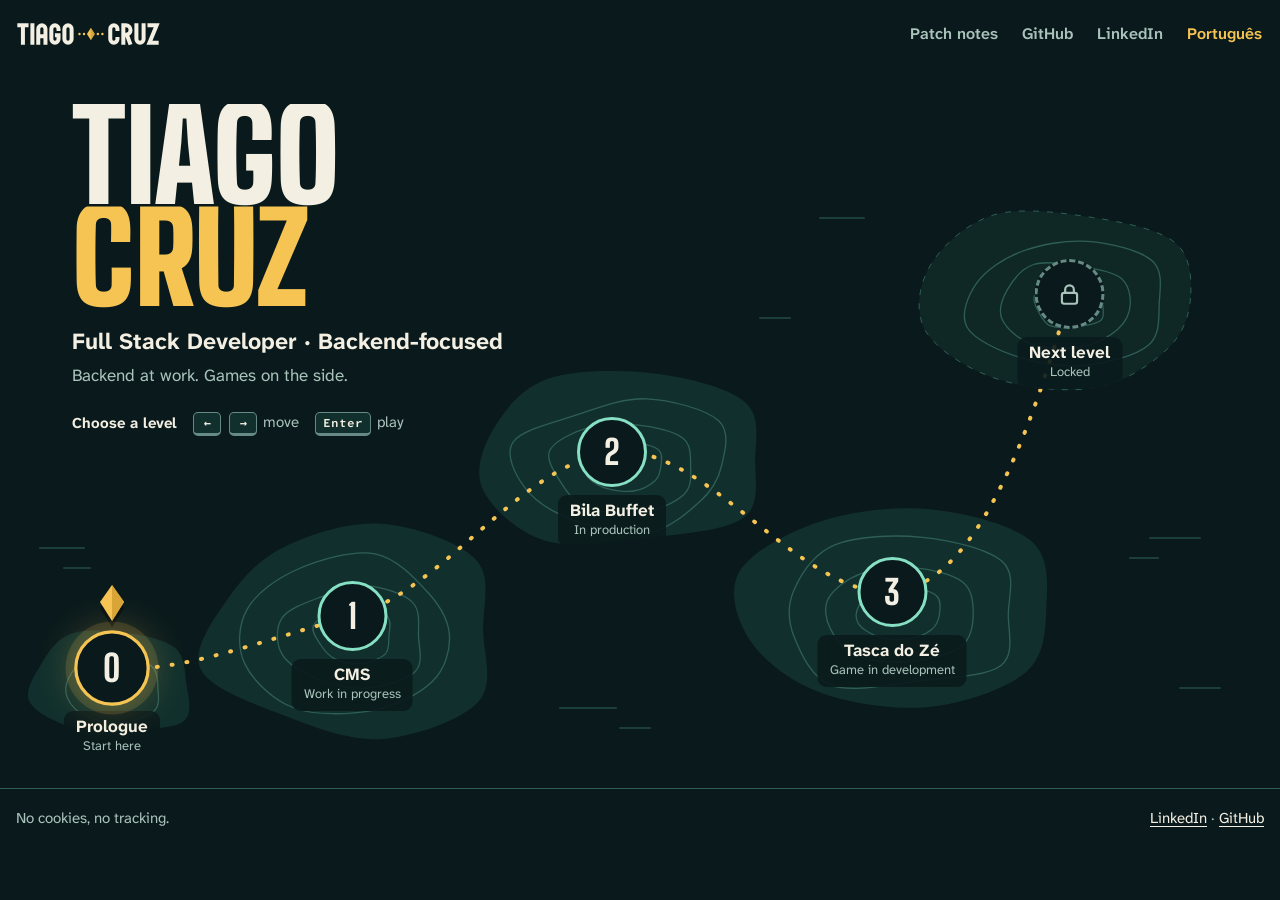
<file: index.html>
<!doctype html>
<html lang="en">
<head>
<meta charset="utf-8">
<meta name="viewport" content="width=device-width, initial-scale=1, viewport-fit=cover">
<title>Tiago Cruz — Full Stack Developer · Backend-focused</title>
<meta name="description" content="Tiago Cruz, Full Stack Developer, backend-focused. Pick a level: a Symfony CMS you can try to break into, a restaurant website in production and a mobile game in development.">
<meta property="og:type" content="website">
<meta property="og:locale" content="en_GB">
<meta property="og:url" content="https://tiagocruz1224.github.io/">
<meta property="og:title" content="Tiago Cruz — Full Stack Developer · Backend-focused">
<meta property="og:description" content="Tiago Cruz, Full Stack Developer, backend-focused. Pick a level: a Symfony CMS you can try to break into, a restaurant website in production and a mobile game in development.">
<meta property="og:image" content="https://tiagocruz1224.github.io/assets/og-image.png">
<meta property="og:image:width" content="1200">
<meta property="og:image:height" content="630">
<meta property="og:image:alt" content="Tiago Cruz, Full Stack Developer · Backend-focused, over a map with a dotted route between four islands.">
<meta name="twitter:card" content="summary_large_image">
<meta name="twitter:title" content="Tiago Cruz — Full Stack Developer · Backend-focused">
<meta name="twitter:description" content="Tiago Cruz, Full Stack Developer, backend-focused. Pick a level: a Symfony CMS you can try to break into, a restaurant website in production and a mobile game in development.">
<meta name="twitter:image" content="https://tiagocruz1224.github.io/assets/og-image.png">
<meta name="twitter:image:alt" content="Tiago Cruz, Full Stack Developer · Backend-focused, over a map with a dotted route between four islands.">
<link rel="canonical" href="https://tiagocruz1224.github.io/">
<link rel="alternate" hreflang="en" href="https://tiagocruz1224.github.io/">
<link rel="alternate" hreflang="pt-PT" href="https://tiagocruz1224.github.io/pt/">
<link rel="alternate" hreflang="x-default" href="https://tiagocruz1224.github.io/">
<link rel="icon" href="assets/favicon-32.png" sizes="32x32" type="image/png">
<link rel="icon" href="assets/favicon-16.png" sizes="16x16" type="image/png">
<link rel="icon" href="assets/favicon.svg" type="image/svg+xml">
<script>try { if (localStorage.getItem('lang') === 'pt') location.replace('pt/' + location.hash); } catch (e) {}</script>
<link rel="stylesheet" href="assets/site.css">
<script src="assets/site.js" defer></script>
</head>
<body>
<div class="app" id="app">
<header class="bar gut wide">
  <a class="brand" href="#top" aria-label="Tiago Cruz"><svg viewBox="50 50 1080.0 180" aria-hidden="true"><path d="M60 75H144M102 75V220M173 60V220M217 220V102A27 27 0 0 1 271 102V220M217 156H271M369 118V102A27 27 0 0 0 315 102V178A27 27 0 0 0 369 178V149.6H342M413 102V178A27 27 0 0 0 467 178V102A27 27 0 0 0 413 102Z" fill="none" stroke="#f3efe2" stroke-width="30" stroke-linecap="butt" stroke-linejoin="miter"/><circle cx="526" cy="140" r="9" fill="#f6c453"/><circle cx="560" cy="140" r="9" fill="#f6c453"/><path d="M612 94L582 140L612 186Z" fill="#f6c453"/><path d="M612 94L642 140L612 186Z" fill="#d9a536"/><circle cx="664" cy="140" r="9" fill="#f6c453"/><circle cx="698" cy="140" r="9" fill="#f6c453"/><path d="M811 118V102A27 27 0 0 0 757 102V178A27 27 0 0 0 811 178V162M855 220V75H873.3A35.7 35.7 0 0 1 873.3 146.4H855M882 146.4L909 220M953 60V178A27 27 0 0 0 1007 178V60M1036 75H1105L1051 205H1120" fill="none" stroke="#f3efe2" stroke-width="30" stroke-linecap="butt" stroke-linejoin="miter"/></svg></a>
  <nav aria-label="Main">
    <button class="navlink" type="button" data-open="notes">Patch notes</button>
    <a class="navlink" href="https://github.com/TiagoCruz1224">GitHub</a>
    <a class="navlink" href="https://www.linkedin.com/in/tiagocruz1224/">LinkedIn</a>
    <a class="navlink lang" href="pt/" hreflang="pt-PT" lang="pt-PT">Português</a>
  </nav>
</header>

<main id="top">
  <section class="world" aria-labelledby="who">
    <svg class="terrain" viewBox="0 0 1280 720" preserveAspectRatio="xMidYMid meet" aria-hidden="true">
      <defs><mask id="route-reveal" maskUnits="userSpaceOnUse" x="0" y="0" width="1280" height="720"><path class="route-mask" pathLength="1" d="M112 600 C 180 606, 262 572, 352 548 S 520 396, 612 384 S 800 530, 892 524 S 1040 330, 1070 226"/></mask></defs>
      <path class="wave" d="M40 480 h44 M64 500 h26 M560 640 h56 M620 660 h30 M1150 470 h50 M1130 490 h28 M820 150 h44 M760 250 h30 M1180 620 h40"/>
<path class="land" d="M186.1 614.0 C187.5 626.2 193.9 645.2 183.7 653.2 C173.5 661.1 143.6 660.8 124.9 661.8 C106.3 662.8 87.7 664.0 71.8 659.3 C55.9 654.6 34.7 643.9 29.5 633.5 C24.3 623.2 34.0 608.3 40.7 597.1 C47.4 585.9 55.5 571.6 69.6 566.2 C83.7 560.8 107.8 562.5 125.3 564.8 C142.9 567.0 164.7 571.5 174.8 579.7 C184.9 587.9 184.6 601.8 186.1 614.0Z"/>
<path class="contour" pathLength="1" style="animation-delay:0.00s" d="M157.9 620.0 C158.3 627.4 160.2 637.3 154.1 643.0 C148.0 648.7 132.5 653.5 121.3 654.4 C110.1 655.3 95.6 652.5 86.7 648.5 C77.8 644.5 70.7 637.0 67.7 630.5 C64.7 624.0 65.5 616.2 68.8 609.8 C72.0 603.3 78.6 595.5 87.2 592.0 C95.8 588.5 109.6 588.0 120.4 589.0 C131.1 590.1 145.4 593.1 151.7 598.3 C158.0 603.5 157.5 612.6 157.9 620.0Z"/>
<path class="contour" pathLength="1" style="animation-delay:0.10s" d="M134.2 620.0 C133.9 623.5 133.2 627.1 130.2 630.0 C127.3 632.8 121.6 636.6 116.6 637.1 C111.6 637.6 105.3 635.0 100.3 633.2 C95.4 631.3 88.7 629.0 86.9 626.0 C85.1 622.9 87.6 618.0 89.7 614.7 C91.9 611.4 95.4 608.0 99.8 606.2 C104.2 604.5 110.8 604.0 116.2 604.5 C121.5 605.0 128.9 606.5 131.9 609.1 C134.9 611.7 134.5 616.5 134.2 620.0Z"/>
<path class="land" d="M483.1 562.0 C483.5 585.8 494.9 616.0 478.0 634.1 C461.1 652.3 414.2 668.9 381.7 671.1 C349.3 673.2 313.3 658.8 283.1 647.1 C252.9 635.4 209.6 620.2 200.5 600.7 C191.3 581.3 214.2 550.6 228.2 530.3 C242.2 509.9 259.2 491.2 284.7 478.8 C310.1 466.3 349.2 453.7 381.0 455.8 C412.8 457.9 458.5 473.6 475.5 491.3 C492.5 509.0 482.6 538.2 483.1 562.0Z"/>
<path class="contour" pathLength="1" style="animation-delay:0.12s" d="M449.5 568.0 C450.2 582.8 445.0 601.2 432.3 613.5 C419.5 625.9 395.9 637.9 372.9 642.3 C349.9 646.7 315.4 647.8 294.0 640.0 C272.7 632.2 252.5 612.1 244.7 595.6 C236.9 579.1 238.3 556.8 247.2 541.1 C256.2 525.3 276.9 510.2 298.2 501.0 C319.4 491.7 353.2 481.8 374.9 485.8 C396.6 489.8 415.7 511.1 428.2 524.8 C440.6 538.5 448.8 553.2 449.5 568.0Z"/>
<path class="contour" pathLength="1" style="animation-delay:0.22s" d="M418.5 568.0 C419.0 579.6 423.7 594.9 415.2 603.6 C406.6 612.3 383.4 618.9 367.3 620.2 C351.1 621.4 332.4 616.7 318.2 611.0 C303.9 605.4 288.0 596.4 282.0 586.2 C276.0 576.0 275.6 559.4 282.1 549.9 C288.7 540.3 307.3 534.1 321.4 528.8 C335.5 523.5 351.6 517.0 366.7 517.9 C381.9 518.8 403.6 525.8 412.2 534.1 C420.9 542.5 418.1 556.4 418.5 568.0Z"/>
<path class="contour" pathLength="1" style="animation-delay:0.32s" d="M388.9 568.0 C388.5 574.3 389.7 581.5 385.1 586.1 C380.4 590.7 369.4 594.8 361.0 595.6 C352.7 596.4 341.7 594.1 334.9 590.9 C328.2 587.7 324.0 582.0 320.4 576.5 C316.8 571.0 311.1 563.1 313.3 557.7 C315.6 552.3 326.1 547.1 334.0 544.0 C342.0 541.0 352.4 538.6 361.3 539.4 C370.2 540.1 382.8 543.8 387.4 548.5 C392.0 553.3 389.3 561.7 388.9 568.0Z"/>
<path class="land" d="M755.1 392.0 C754.9 411.3 761.0 436.8 743.4 449.8 C725.7 462.7 682.2 465.7 649.3 469.6 C616.5 473.5 574.0 480.8 546.3 473.0 C518.7 465.1 492.4 440.7 483.3 422.5 C474.3 404.2 481.6 381.9 492.1 363.4 C502.7 344.9 519.9 320.9 546.5 311.3 C573.2 301.6 619.1 301.5 652.1 305.3 C685.1 309.0 727.3 319.2 744.5 333.7 C761.7 348.1 755.3 372.7 755.1 392.0Z"/>
<path class="contour" pathLength="1" style="animation-delay:0.24s" d="M721.5 398.0 C718.4 411.6 711.9 422.9 699.4 434.1 C686.8 445.3 667.3 462.4 646.3 465.4 C625.2 468.4 593.1 459.6 572.8 452.0 C552.6 444.4 534.7 432.6 524.8 419.6 C514.9 406.6 504.7 386.0 513.3 373.9 C521.8 361.9 553.8 354.4 576.0 347.2 C598.1 340.0 622.5 329.9 646.2 330.8 C669.9 331.6 705.8 341.3 718.4 352.5 C730.9 363.7 724.7 384.4 721.5 398.0Z"/>
<path class="contour" pathLength="1" style="animation-delay:0.34s" d="M690.6 398.0 C690.7 407.4 692.3 418.6 683.9 426.5 C675.5 434.4 656.5 443.1 640.2 445.2 C623.8 447.3 599.2 444.4 585.8 438.9 C572.3 433.4 565.4 421.7 559.4 412.2 C553.5 402.7 545.3 390.5 550.1 381.8 C554.9 373.0 573.6 363.8 588.3 359.7 C603.0 355.6 622.5 355.4 638.3 357.2 C654.0 358.9 674.0 363.3 682.7 370.1 C691.5 376.9 690.4 388.6 690.6 398.0Z"/>
<path class="contour" pathLength="1" style="animation-delay:0.44s" d="M660.9 398.0 C660.3 403.1 659.8 408.2 655.3 412.4 C650.7 416.6 642.0 421.8 633.5 423.0 C625.1 424.2 612.4 422.5 604.6 419.8 C596.7 417.0 588.2 411.3 586.2 406.5 C584.1 401.7 588.6 395.2 592.3 390.8 C596.0 386.4 601.4 382.6 608.2 379.9 C615.0 377.2 624.6 374.3 633.0 374.6 C641.4 375.0 654.0 378.0 658.6 381.9 C663.3 385.8 661.4 392.9 660.9 398.0Z"/>
<path class="land" d="M1046.3 540.0 C1045.4 561.9 1045.1 587.9 1025.5 604.4 C1005.8 620.9 962.7 635.6 928.5 638.9 C894.3 642.3 849.8 635.6 820.1 624.6 C790.5 613.7 764.2 593.3 750.7 573.3 C737.2 553.2 727.7 524.0 739.1 504.2 C750.5 484.3 787.3 464.5 818.9 454.0 C850.4 443.5 893.1 438.1 928.5 441.2 C963.8 444.3 1011.3 456.3 1030.9 472.8 C1050.5 489.3 1047.2 518.1 1046.3 540.0Z"/>
<path class="contour" pathLength="1" style="animation-delay:0.36s" d="M1008.3 546.0 C1008.0 563.4 1015.5 586.6 1000.7 597.7 C985.9 608.8 947.3 609.5 919.3 612.8 C891.2 616.1 853.2 624.9 832.4 617.7 C811.6 610.4 800.8 585.4 794.4 569.5 C788.0 553.6 787.1 537.8 793.8 522.4 C800.6 506.9 813.4 485.8 834.8 476.9 C856.2 468.1 894.2 466.5 922.1 469.3 C950.0 472.0 987.8 480.8 1002.2 493.5 C1016.6 506.3 1008.5 528.6 1008.3 546.0Z"/>
<path class="contour" pathLength="1" style="animation-delay:0.46s" d="M973.2 546.0 C973.1 556.6 971.8 569.9 961.8 577.7 C951.9 585.6 930.6 591.3 913.6 593.1 C896.5 594.9 873.4 594.1 859.6 588.8 C845.8 583.5 835.9 571.2 830.7 561.4 C825.6 551.6 823.4 539.4 828.6 530.1 C833.7 520.8 847.6 510.5 861.7 505.4 C875.9 500.4 896.6 498.2 913.4 499.6 C930.2 501.0 952.6 506.1 962.6 513.9 C972.6 521.6 973.3 535.4 973.2 546.0Z"/>
<path class="contour" pathLength="1" style="animation-delay:0.56s" d="M939.5 546.0 C938.7 551.8 936.5 557.8 931.1 562.0 C925.7 566.1 915.9 569.7 907.2 570.9 C898.4 572.0 886.7 571.4 878.5 568.8 C870.3 566.2 861.4 560.6 858.2 555.3 C855.0 550.0 856.2 542.6 859.3 536.9 C862.4 531.3 868.6 524.2 876.7 521.3 C884.7 518.4 897.8 518.3 907.7 519.4 C917.6 520.4 930.8 523.0 936.1 527.5 C941.4 531.9 940.3 540.2 939.5 546.0Z"/>
<path class="land fog" d="M1190.5 230.0 C1189.2 247.8 1183.0 266.3 1167.1 281.2 C1151.2 296.2 1123.7 314.9 1095.2 319.8 C1066.7 324.7 1024.3 320.0 996.0 310.6 C967.7 301.1 936.6 281.8 925.6 263.0 C914.6 244.3 918.6 217.3 930.0 198.0 C941.3 178.6 966.6 155.0 993.7 146.9 C1020.8 138.9 1062.4 144.9 1092.6 149.5 C1122.8 154.1 1158.7 161.2 1175.0 174.6 C1191.3 188.0 1191.8 212.2 1190.5 230.0Z"/>
<path class="contour" pathLength="1" style="animation-delay:0.48s" d="M1159.2 236.0 C1158.6 250.1 1160.4 267.1 1148.3 277.3 C1136.3 287.5 1108.4 295.0 1087.1 297.1 C1065.8 299.1 1040.6 296.0 1020.7 289.7 C1000.7 283.5 974.5 272.0 967.2 259.5 C959.9 247.0 967.9 227.4 977.0 214.7 C986.1 202.0 1003.3 190.4 1021.7 183.5 C1040.2 176.6 1065.8 171.8 1087.6 173.4 C1109.3 174.9 1140.2 182.3 1152.1 192.7 C1164.0 203.1 1159.8 221.9 1159.2 236.0Z"/>
<path class="contour" pathLength="1" style="animation-delay:0.58s" d="M1130.3 236.0 C1129.9 244.6 1125.9 254.1 1117.8 261.2 C1109.8 268.4 1096.2 276.3 1082.0 278.9 C1067.8 281.5 1045.9 281.3 1032.6 276.7 C1019.3 272.1 1006.4 260.7 1002.2 251.5 C998.0 242.3 1002.1 230.8 1007.4 221.7 C1012.6 212.5 1021.6 200.4 1033.7 196.5 C1045.9 192.6 1066.2 196.1 1080.6 198.3 C1095.0 200.5 1111.9 203.3 1120.2 209.5 C1128.5 215.8 1130.7 227.4 1130.3 236.0Z"/>
<path class="contour" pathLength="1" style="animation-delay:0.68s" d="M1102.6 236.0 C1102.9 241.3 1105.3 248.5 1100.9 252.3 C1096.6 256.1 1084.8 257.8 1076.4 258.7 C1067.9 259.6 1056.4 260.3 1050.1 257.7 C1043.7 255.1 1040.9 248.2 1038.3 243.2 C1035.7 238.3 1032.1 232.2 1034.5 227.9 C1036.9 223.5 1045.8 219.5 1052.8 217.2 C1059.7 215.0 1068.4 213.7 1076.1 214.3 C1083.8 214.9 1094.5 217.1 1099.0 220.7 C1103.4 224.3 1102.2 230.7 1102.6 236.0Z"/>
      <path class="route" mask="url(#route-reveal)" d="M112 600 C 180 606, 262 572, 352 548 S 520 396, 612 384 S 800 530, 892 524 S 1040 330, 1070 226"/>
    </svg>

    <div class="title-card gut">
      <h1 class="name" id="who"><span>Tiago</span><span>Cruz</span></h1>
      <p class="role">Full Stack Developer · Backend-focused</p>
      <p class="tagline">Backend at work. Games on the side.</p>
      <p class="hint"><b>Choose a level</b><span><button type="button" data-key="ArrowLeft" tabindex="-1"><kbd>←</kbd><span class="vh">, previous level</span></button> <button type="button" data-key="ArrowRight" tabindex="-1"><kbd>→</kbd><span class="vh">, next level</span></button> move</span><span><button type="button" data-key="Enter" tabindex="-1"><kbd>Enter</kbd><span class="vh">, play the chosen level</span></button> play</span></p>
    </div>

    <ol class="levels gut" aria-label="Levels">
      <li><a class="node is-here" href="#prologue" data-level="prologue" style="--x:8.75%;--y:83.33%;--d:.5s"><span class="orb" aria-hidden="true">0</span><span class="plate"><b>Prologue</b><small>Start here</small></span></a></li>
      <li><a class="node" href="#cms" data-level="cms" style="--x:27.5%;--y:76.11%;--d:.85s"><span class="orb" aria-hidden="true">1</span><span class="plate"><b>CMS</b><small>Work in progress</small></span></a></li>
      <li><a class="node" href="#bila" data-level="bila" style="--x:47.81%;--y:53.33%;--d:1.2s"><span class="orb" aria-hidden="true">2</span><span class="plate"><b>Bila Buffet</b><small>In production</small></span></a></li>
      <li><a class="node" href="#tasca" data-level="tasca" style="--x:69.69%;--y:72.78%;--d:1.6s"><span class="orb" aria-hidden="true">3</span><span class="plate"><b>Tasca do Zé</b><small>Game in development</small></span></a></li>
      <li><a class="node locked" href="#next" data-level="next" style="--x:83.59%;--y:31.39%;--d:2.2s"><span class="orb" aria-hidden="true"><svg viewBox="0 0 24 24" fill="none" stroke="currentColor" stroke-width="2"><rect x="5" y="11" width="14" height="10" rx="2"/><path d="M8 11V8a4 4 0 0 1 8 0v3"/></svg></span><span class="plate"><b>Next level</b><small>Locked</small></span></a></li>
    </ol>
    <div class="cursor" aria-hidden="true"><svg viewBox="0 0 30 38"><path d="M15 37 L3 18 L15 1 L27 18 Z" fill="#f6c453"/><path d="M15 37 L15 1 L27 18 Z" fill="#d9a536"/></svg></div>
  </section>

  <footer class="foot gut wide">
    <span>No cookies, no tracking.</span>
    <span><a href="https://www.linkedin.com/in/tiagocruz1224/">LinkedIn</a> · <a href="https://github.com/TiagoCruz1224">GitHub</a></span>
  </footer>
</main>
</div>

<!-- Level 0: Prologue. A player profile, who Tiago is, the road so far, the inventory and the quests. Only facts Tiago confirmed. -->
<section class="screen" id="prologue" aria-labelledby="pro-t" data-screen>
  <div class="screen-top gut"><div class="in">
    <button class="back" type="button" data-close><svg viewBox="0 0 24 24" fill="none" stroke="currentColor" stroke-width="2.4" aria-hidden="true"><path d="M15 5l-7 7 7 7"/></svg>Back to map</button>
    <span class="top-r"><span class="crumb">Level 0 · prologue</span><a class="navlink lang" href="pt/" hreflang="pt-PT" lang="pt-PT">Português</a></span>
  </div></div>
  <div class="screen-body gut">
    <div class="lvl-head reveal">
      <div>
        <p class="lvl-tag">Level 0 <span class="pill">Start here</span></p>
        <h2 class="lvl-title" id="pro-t" tabindex="-1">Prologue</h2>
      </div>
    </div>

    <!-- the profile and the introduction side by side: data-layout puts the profile left (profile-left) or right (profile-right) -->
    <div class="pro-top" data-layout="profile-left">
      <div class="profile reveal">
        <h3 class="vh" id="pro-card">Player profile</h3>
        <div class="profile-top"><svg xmlns="http://www.w3.org/2000/svg" viewBox="0 0 512 512" aria-hidden="true"><rect width="512" height="512" fill="#0a1a1c"/><path d="M90 176H200M145 176V356" fill="none" stroke="#f3efe2" stroke-width="40" stroke-linecap="butt" stroke-linejoin="miter"/><path d="M256 204L222 256L256 308Z" fill="#f6c453"/><path d="M256 204L290 256L256 308Z" fill="#d9a536"/><path d="M402 231V211A35 35 0 0 0 332 211V301A35 35 0 0 0 402 301V281" fill="none" stroke="#f3efe2" stroke-width="40" stroke-linecap="butt" stroke-linejoin="miter"/></svg><div><b>Tiago Cruz</b><span>Full stack developer, backend-focused</span></div></div>
        <dl class="stats">
          <div><dt>Working professionally since</dt><dd>Apr 2025</dd></div>
          <div><dt>Backend</dt><dd>PHP, Symfony</dd></div>
          <div><dt>Database</dt><dd>MySQL</dd></div>
          <div><dt>Frontend &amp; games</dt><dd>JavaScript, GDScript</dd></div>
          <div><dt>Side quest</dt><dd>Making games</dd></div>
        </dl>
      </div>
      <div class="intro reveal">
        <p class="lead">I'm Tiago, a full stack developer with a focus on the backend. I've been working professionally since April 2025, mostly with PHP and Symfony.</p>
        <p class="lead">I studied Communication and Multimedia at UTAD, where I built my first web applications.</p>
        <p class="lead">Outside work I build my own projects from start to finish: a restaurant website that is live, and a mobile game in Godot.</p>
      </div>
    </div>

    <div class="pro reveal">
      <h3>The road so far</h3>
      <ol class="road">
        <li><span class="stop-orb"><svg viewBox="0 0 24 24" fill="none" stroke="currentColor" stroke-width="2" aria-hidden="true"><path d="M2 9l10-5 10 5-10 5z"/><path d="M6 11v5c3 2.5 9 2.5 12 0v-5"/><path d="M22 9v6"/></svg></span><div><span class="when">Bachelor's degree</span><b>Education</b><p>Communication and Multimedia at UTAD, the University of Trás-os-Montes and Alto Douro.</p></div></li>
        <li class="now"><span class="stop-orb"><svg viewBox="0 0 30 38" aria-hidden="true"><path d="M15 37 L3 18 L15 1 L27 18 Z" fill="#f6c453"/><path d="M15 37 L15 1 L27 18 Z" fill="#d9a536"/></svg></span><div><span class="when">Apr 2025 – today</span><b>Fullscreen</b><p>Full Stack Developer, backend-focused. My first job, and where I work today.</p><p>Plus my own projects: the three levels on this map.</p></div></li>
      </ol>
    </div>

    <div class="pro reveal">
      <h3>Inventory</h3>
      <div class="inv">
        <div><h4>Backend</h4><ul class="chips"><li>PHP</li><li>Symfony</li><li>Laravel</li><li>MySQL</li><li>REST APIs</li></ul></div>
        <div><h4>Frontend</h4><ul class="chips"><li>JavaScript</li><li>React</li><li>Vue 3</li><li>Tailwind CSS</li><li>Godot (GDScript)</li></ul></div>
        <div><h4>Tooling</h4><ul class="chips"><li>Git</li><li>Linux/WSL</li><li>Python for scripting</li></ul></div>
      </div>
    </div>

    <div class="pro reveal">
      <h3>Main quest</h3>
      <p>Grow into a backend engineer people can count on: clean APIs, solid tests and secure code.</p>
    </div>

    <div class="pro reveal">
      <h3>Side quest: why games</h3>
      <p>I've played games since I was a kid, and I always wanted to make one of my own.</p>
      <p>A game is a whole product, from start to finish: the gameplay, the trailer, the website and the store page, all made by me. Right now that's Tasca do Zé, a mobile game I'm making solo in Godot 4.7, coming soon to Google Play.</p>
      <div class="btns"><button class="btn ghost" type="button" data-go="tasca">Go to level 3: Tasca do Zé</button></div>
    </div>

    <div class="pro reveal">
      <h3>Long-term</h3>
      <p>Take my games further than a side quest, and specialise in cybersecurity, AI security above all.</p>
    </div>

    <div class="next-row">
      <button class="btn ghost" type="button" data-close>Back to map</button>
      <button class="btn" type="button" data-go="cms">Next level: CMS</button>
    </div>
  </div>
</section>

<!-- Level 1: CMS -->
<section class="screen" id="cms" aria-labelledby="cms-t" data-screen>
  <div class="screen-top gut"><div class="in">
    <button class="back" type="button" data-close><svg viewBox="0 0 24 24" fill="none" stroke="currentColor" stroke-width="2.4" aria-hidden="true"><path d="M15 5l-7 7 7 7"/></svg>Back to map</button>
    <span class="top-r"><span class="crumb">Level 1 of 4</span><a class="navlink lang" href="pt/" hreflang="pt-PT" lang="pt-PT">Português</a></span>
  </div></div>
  <div class="screen-body gut">
    <div class="lvl-head reveal">
      <div>
        <p class="lvl-tag">Level 1 <span class="pill">Work in progress</span></p>
        <h2 class="lvl-title" id="cms-t" tabindex="-1">CMS</h2>
        <p class="lead">A content management system with a Symfony REST API and a Vue 3 admin dashboard. Editors build pages from blocks, schedule them and keep every revision, while drafts stay private.</p>
      </div>
      <ul class="chips" aria-label="Built with"><li>Symfony 6.4</li><li>Doctrine ORM</li><li>MySQL</li><li>JWT</li><li>Vue 3</li><li>Pinia</li><li>PHPUnit</li></ul>
    </div>

    <div class="grid">
      <div class="mission reveal">
        <h3>Mission: break in</h3>
        <p class="sub">Four ways people try to get into a CMS. Pick one to send it. Every answer below is the API's real response.</p>
        <div class="attempts" role="group" aria-label="Attempts">
          <button class="atk" type="button" data-i="0" aria-pressed="true" data-done="false"><span>Make yourself admin<code>POST /api/register</code></span><span class="pip" aria-hidden="true"></span></button>
          <button class="atk" type="button" data-i="1" aria-pressed="false" data-done="false"><span>Read someone else's draft<code>GET /api/pages/13</code></span><span class="pip" aria-hidden="true"></span></button>
          <button class="atk" type="button" data-i="2" aria-pressed="false" data-done="false"><span>Change the password without the old one<code>PUT /api/profile</code></span><span class="pip" aria-hidden="true"></span></button>
          <button class="atk" type="button" data-i="3" aria-pressed="false" data-done="false"><span>Open a page before it goes live<code>GET /api/pages/21</code></span><span class="pip" aria-hidden="true"></span></button>
        </div>
        <div class="console" id="console">
          <div class="c-row"><span><span class="m" id="c-m">POST</span> <span id="c-p">/api/register</span></span><span class="who" id="c-who">visitor</span></div>
          <pre class="c-req" id="c-body"></pre>
          <div class="c-row"><span>Response</span><span id="c-st" class="ok">201 Created</span></div>
          <pre id="c-res"></pre>
          <div class="verdict" aria-live="polite" aria-atomic="true"><span class="stamp" id="c-stamp">Blocked</span><p id="c-why"></p></div>
        </div>
        <p class="score" aria-live="polite"><span>Blocked <span id="score">0 of 4</span></span><span class="pips" aria-hidden="true"><i></i><i></i><i></i><i></i></span></p>
        <div class="done-banner" id="done" hidden>
          <b>Mission complete</b>
          <p>All four attempts were blocked, and every access rule is covered by a functional test. <a href="https://github.com/TiagoCruz1224/CMS/blob/HEAD/backend/tests/Controller/Api/PermissionsTest.php">Read the tests</a></p>
        </div>
        <p class="note">Example data. Status codes, messages and rules match the API and its tests.</p>
      </div>

      <aside class="side reveal" aria-labelledby="ach-t">
        <h3 id="ach-t">Achievements</h3>
        <ul class="ach">
          <li><svg viewBox="0 0 40 40" fill="none" stroke="currentColor" stroke-width="2.2" aria-hidden="true"><path d="M20 4l13 5v10c0 8-5.5 14-13 17C12.5 33 7 27 7 19V9z"/><path d="M14 20l4 4 8-8"/></svg><div><b>Doors locked</b><span>3 privilege-escalation paths closed in the API.</span></div></li>
          <li><svg viewBox="0 0 40 40" fill="none" stroke="currentColor" stroke-width="2.2" aria-hidden="true"><rect x="6" y="6" width="28" height="28" rx="4"/><path d="M12 20l6 6 11-12"/></svg><div><b>Proof of work</b><span>Every access rule is covered by a functional test.</span></div></li>
          <li><svg viewBox="0 0 40 40" fill="none" stroke="currentColor" stroke-width="2.2" aria-hidden="true"><path d="M5 20s5.5-10 15-10 15 10 15 10-5.5 10-15 10S5 20 5 20z"/><path d="M8 32L32 8"/></svg><div><b>Nothing leaks</b><span>Hidden pages stay hidden in blocks, media and revisions too.</span></div></li>
        </ul>
        <div class="btns">
          <a class="btn" href="https://github.com/TiagoCruz1224/CMS/blob/HEAD/backend/tests/Controller/Api/PermissionsTest.php">Read the tests</a>
          <a class="btn ghost" href="https://github.com/TiagoCruz1224/CMS">Source on GitHub</a>
        </div>
      </aside>
    </div>

    <div class="next-row">
      <button class="btn ghost" type="button" data-close>Back to map</button>
      <button class="btn" type="button" data-go="bila">Next level: Bila Buffet</button>
    </div>
  </div>
</section>

<!-- Level 2: Bila Buffet. The repository is private: no link to code. The back office is shown with example data only. -->
<section class="screen" id="bila" aria-labelledby="bila-t" data-screen>
  <div class="screen-top gut"><div class="in">
    <button class="back" type="button" data-close><svg viewBox="0 0 24 24" fill="none" stroke="currentColor" stroke-width="2.4" aria-hidden="true"><path d="M15 5l-7 7 7 7"/></svg>Back to map</button>
    <span class="top-r"><span class="crumb">Level 2 of 4</span><a class="navlink lang" href="pt/" hreflang="pt-PT" lang="pt-PT">Português</a></span>
  </div></div>
  <div class="screen-body gut">
    <div class="lvl-head reveal">
      <div>
        <p class="lvl-tag">Level 2 <span class="pill">In production</span></p>
        <h2 class="lvl-title" id="bila-t" tabindex="-1">Bila Buffet</h2>
        <p class="lead">A website for a buffet restaurant, live in production. One responsive page in several languages, and a back office where the restaurant manages its daily and weekly menus. Built solo.</p>
      </div>
      <ul class="chips" aria-label="Built with"><li>Symfony 7.3</li><li>Twig</li><li>EasyAdmin</li></ul>
    </div>

    <div class="grid">
      <div class="mission reveal">
        <h3>Mission: guided tour</h3>
        <p class="sub">Four stops in the restaurant's back office. Pick one to see what the restaurant runs from there.</p>
        <div class="attempts" role="group" aria-label="Tour stops">
          <button class="atk stop" type="button" aria-pressed="true" data-done="false"><span>Today's menu<code>back office</code></span><span class="pip" aria-hidden="true"></span></button>
          <button class="atk stop" type="button" aria-pressed="false" data-done="false"><span>Bookings<code>back office</code></span><span class="pip" aria-hidden="true"></span></button>
          <button class="atk stop" type="button" aria-pressed="false" data-done="false"><span>Highlights<code>back office</code></span><span class="pip" aria-hidden="true"></span></button>
          <button class="atk stop" type="button" aria-pressed="false" data-done="false"><span>Reviews<code>back office</code></span><span class="pip" aria-hidden="true"></span></button>
        </div>
        <div class="console" id="tour">
          <div class="c-row"><span id="t-where">Back office</span><span class="who" id="t-tool">EasyAdmin</span></div>
          <figure class="tour-shot"><img src="assets/img/bila-admin-menu.webp" width="1010" height="760" loading="lazy" alt="The back office's menu editor, in Portuguese: the days of the week, a note for the day and three categories of example dishes, each with an optional image."><figcaption><b>Demo data</b>Menu of the day<a href="assets/img/bila-admin-menu.webp" target="_blank" rel="noopener">View full size<span class="vh">: menu of the day screenshot, opens in a new tab</span></a></figcaption></figure>
          <figure class="tour-shot" hidden><img src="assets/img/bila-admin-calendar.webp" width="1010" height="760" loading="lazy" alt="The back office's booking calendar for November, in Portuguese, with example bookings coloured as pending, confirmed or declined, and the days that have their own menu marked."><figcaption><b>Demo data</b>Built, switched off for now: bookings go by phone or WhatsApp.<a href="assets/img/bila-admin-calendar.webp" target="_blank" rel="noopener">View full size<span class="vh">: bookings calendar screenshot, opens in a new tab</span></a></figcaption></figure>
          <figure class="tour-shot" hidden><img src="assets/img/bila-admin-highlights.webp" width="1010" height="400" loading="lazy" alt="The back office's list of highlights, in Portuguese: three examples with their dates of visibility, position and an on/off switch."><figcaption><b>Demo data</b>Highlights<a href="assets/img/bila-admin-highlights.webp" target="_blank" rel="noopener">View full size<span class="vh">: highlights screenshot, opens in a new tab</span></a></figcaption></figure>
          <figure class="tour-shot" hidden><img src="assets/img/bila-admin-reviews.webp" width="1010" height="340" loading="lazy" alt="The back office's list of reviews, in Portuguese: three invented reviews from the site or the restaurant, with stars and an approval switch, one still waiting for approval."><figcaption><b>Demo data</b>Reviews<a href="assets/img/bila-admin-reviews.webp" target="_blank" rel="noopener">View full size<span class="vh">: reviews screenshot, opens in a new tab</span></a></figcaption></figure>
          <div class="verdict" aria-live="polite"><p id="t-what"></p></div>
        </div>
        <p class="score tour-score" aria-live="polite"><span>Visited <span id="t-score">0 of 4</span></span><span class="pips" aria-hidden="true"><i></i><i></i><i></i><i></i></span></p>
        <div class="done-banner" id="t-done" hidden>
          <b>Tour complete</b>
          <p>The restaurant runs its menus, highlights and reviews from the back office; for now, bookings go by phone or WhatsApp.</p>
        </div>
        <p class="note">Demo data only: screenshots of a local copy. The real back office holds guests' details, so it stays private.</p>
      </div>

      <aside class="side reveal" aria-labelledby="bila-ach">
        <h3 id="bila-ach">Achievements</h3>
        <ul class="ach">
          <li><svg viewBox="0 0 40 40" fill="none" stroke="currentColor" stroke-width="2.2" aria-hidden="true"><path d="M20 30V8M11 17l9-9 9 9"/><path d="M8 34h24"/></svg><div><b>Ships itself</b><span>CI with automatic deploys.</span></div></li>
          <li><svg viewBox="0 0 40 40" fill="none" stroke="currentColor" stroke-width="2.2" aria-hidden="true"><circle cx="17" cy="17" r="10"/><path d="M24.5 24.5L34 34"/></svg><div><b>Easy to find</b><span>Sitemap, robots and optimised images.</span></div></li>
          <li><svg viewBox="0 0 40 40" fill="none" stroke="currentColor" stroke-width="2.2" aria-hidden="true"><circle cx="20" cy="20" r="14"/><path d="M6 20h28M20 6c5.5 5 5.5 23 0 28M20 6c-5.5 5-5.5 23 0 28"/></svg><div><b>Many languages</b><span>One responsive page, in several languages.</span></div></li>
        </ul>
        <div class="btns">
          <a class="btn" href="https://bilabuffet.rf.gd/">Visit the live site</a>
        </div>
      </aside>
    </div>

    <div class="live reveal">
      <h3>The live site</h3>
      <div class="live-shots">
        <figure><img src="assets/img/bila-site-desktop.jpg" width="1280" height="800" alt="The Bila Buffet website on a computer: the welcome section, “Muito mais do que um buffet.”" loading="lazy"><figcaption>Welcome section, on a computer</figcaption></figure>
        <figure><img src="assets/img/bila-site-buffet.jpg" width="1280" height="800" alt="The buffet section: dishes grouped into starters and salads, meat, fish and seafood, desserts and sides." loading="lazy"><figcaption>The buffet, on a computer</figcaption></figure>
        <figure class="phone"><img src="assets/img/bila-site-mobile.jpg" width="390" height="844" alt="The welcome section on a phone." loading="lazy"><figcaption>On a phone</figcaption></figure>
      </div>
    </div>

    <div class="next-row">
      <button class="btn ghost" type="button" data-close>Back to map</button>
      <button class="btn" type="button" data-go="tasca">Next level: Tasca do Zé</button>
    </div>
  </div>
</section>

<!-- Level 3: Tasca do Ze -->
<section class="screen" id="tasca" aria-labelledby="tdz-t" data-screen>
  <div class="screen-top gut"><div class="in">
    <button class="back" type="button" data-close><svg viewBox="0 0 24 24" fill="none" stroke="currentColor" stroke-width="2.4" aria-hidden="true"><path d="M15 5l-7 7 7 7"/></svg>Back to map</button>
    <span class="top-r"><span class="crumb">Level 3 of 4 · side quest</span><a class="navlink lang" href="pt/" hreflang="pt-PT" lang="pt-PT">Português</a></span>
  </div></div>
  <div class="screen-body gut">
    <div class="lvl-head reveal">
      <div>
        <p class="lvl-tag">Level 3 <span class="pill">In development</span></p>
        <h2 class="lvl-title" id="tdz-t" tabindex="-1">Tasca do Zé</h2>
      </div>
      <ul class="chips" aria-label="Built with"><li>Godot 4.7</li><li>Android</li></ul>
    </div>
    <div class="tasca-hero reveal">
      <div class="tasca-sign"><img src="assets/img/tasca-logo.png" width="520" height="330" loading="lazy" alt="Tasca do Zé logo: a blue and white tile sign"></div>
      <div>
        <p class="quote">“Zé, the country is big.”</p>
        <p class="lead">You inherit your grandfather's tasca in Bragança. Pour finos, serve bifanas, catch the thief with a broom, and open tascas across the country, from Bragança to Faro.</p>
        <ul class="facts">
          <li><svg viewBox="0 0 24 24" fill="none" stroke="currentColor" stroke-width="2.4" aria-hidden="true"><path d="M4 12l5 5L20 6"/></svg><span>Mobile game for Android, free.</span></li>
          <li><svg viewBox="0 0 24 24" fill="none" stroke="currentColor" stroke-width="2.4" aria-hidden="true"><path d="M4 12l5 5L20 6"/></svg><span>Made solo, with Godot 4.7.</span></li>
          <li><svg viewBox="0 0 24 24" fill="none" stroke="currentColor" stroke-width="2.4" aria-hidden="true"><circle cx="12" cy="12" r="8.5"/><path d="M12 7.5V12l3 2"/></svg><span>In development. Coming soon to Google Play.</span></li>
        </ul>
        <div class="btns" style="margin-top:22px"><a class="btn" href="https://tiagocruz1224.github.io/tascadoze-site/">Visit the game page</a></div>
      </div>
    </div>
    <figure class="trailer reveal" id="trailer">
      <video controls preload="none" playsinline data-poster="assets/img/tasca-trailer-poster.jpg" width="1280" height="720" aria-describedby="trailer-desc">
        <source src="assets/video/tasca-trailer.webm" type="video/webm">
        <source src="assets/video/tasca-trailer.mp4" type="video/mp4">
      </video>
      <figcaption id="trailer-desc"><b>Trailer, 27 seconds.</b> Music and sound effects, no narration. In-game footage with captions in Portuguese: the tasca is yours, grill bifanas, build up your tasca, chase the thief out with a broom, fado nights, then a map to open tascas across Portugal. It ends on the logo and “Free on Google Play”.</figcaption>
    </figure>
    <div class="shots reveal" role="region" aria-label="Screenshots from the store listing" tabindex="0">
      <img src="assets/img/tasca-shot-1.jpg" width="360" height="640" alt="Store screenshot: “You inherited grandpa’s tasca. Now fill it with people.” A busy tasca in Bragança." loading="lazy">
      <img src="assets/img/tasca-shot-2.jpg" width="360" height="640" alt="Store screenshot: “The cousin arrived from Paris, and brought the whole family.”" loading="lazy">
      <img src="assets/img/tasca-shot-3.jpg" width="360" height="640" alt="Store screenshot: “Thief at the till? Sweep him out.”" loading="lazy">
      <img src="assets/img/tasca-shot-4.jpg" width="360" height="640" alt="Store screenshot: “Fado nights, and the house pays more.”" loading="lazy">
      <img src="assets/img/tasca-shot-5.jpg" width="360" height="640" alt="Store screenshot: “From Bragança to Faro, open tascas across the country.” The map of Portugal." loading="lazy">
    </div>
    <div class="next-row">
      <button class="btn ghost" type="button" data-close>Back to map</button>
      <button class="btn" type="button" data-go="next">Next level</button>
    </div>
  </div>
</section>

<!-- Level 4: locked -->
<section class="screen" id="next" aria-labelledby="next-t" data-screen>
  <div class="screen-top gut"><div class="in">
    <button class="back" type="button" data-close><svg viewBox="0 0 24 24" fill="none" stroke="currentColor" stroke-width="2.4" aria-hidden="true"><path d="M15 5l-7 7 7 7"/></svg>Back to map</button>
    <span class="top-r"><span class="crumb">Level 4 of 4</span><a class="navlink lang" href="pt/" hreflang="pt-PT" lang="pt-PT">Português</a></span>
  </div></div>
  <div class="screen-body gut">
    <div class="lvl-head reveal">
      <div>
        <p class="lvl-tag">Level 4 <span class="pill">Locked</span></p>
        <h2 class="lvl-title" id="next-t" tabindex="-1">Next level</h2>
        <p class="lead">The next project is being planned. It unlocks here when there is something real to show.</p>
      </div>
    </div>
    <div class="locked-art reveal" aria-hidden="true"><svg viewBox="0 0 24 24" fill="none" stroke="currentColor" stroke-width="1.6"><rect x="5" y="11" width="14" height="10" rx="2"/><path d="M8 11V8a4 4 0 0 1 8 0v3"/></svg></div>
    <div class="next-row">
      <button class="btn ghost" type="button" data-close>Back to map</button>
      <button class="btn" type="button" data-go="notes">Read the patch notes</button>
    </div>
  </div>
</section>

<!-- Patch notes -->
<section class="screen" id="notes" aria-labelledby="notes-t" data-screen>
  <div class="screen-top gut"><div class="in">
    <button class="back" type="button" data-close><svg viewBox="0 0 24 24" fill="none" stroke="currentColor" stroke-width="2.4" aria-hidden="true"><path d="M15 5l-7 7 7 7"/></svg>Back to map</button>
    <span class="top-r"><span class="crumb">Newest first</span><a class="navlink lang" href="pt/" hreflang="pt-PT" lang="pt-PT">Português</a></span>
  </div></div>
  <div class="screen-body gut">
    <h2 class="notes-title reveal" id="notes-t" tabindex="-1">Patch notes</h2>
    <ol class="log reveal">
      <li class="entry">
        <div class="ver"><b>Side</b><small>unreleased</small></div>
        <div>
          <h3>Tasca do Zé</h3>
          <p class="sub">Mobile game for Android · free · Godot 4.7</p>
          <ul class="changes"><li><span class="t wip">In progress</span><span>Coming soon to Google Play.</span></li></ul>
        </div>
      </li>
      <li class="entry">
        <div class="ver"><b>Live</b><small>in production</small></div>
        <div>
          <h3>Bila Buffet: live</h3>
          <p class="sub">Restaurant website · Symfony 7.3 · solo project</p>
          <ul class="changes">
            <li><span class="t add">Added</span><span>Daily and weekly menus, managed in the back office.</span></li>
            <li><span class="t add">Added</span><span>Reservation calendar (built, switched off for now: bookings go by phone or WhatsApp).</span></li>
            <li><span class="t add">Added</span><span>Google reviews, with a fallback.</span></li>
            <li><span class="t add">Added</span><span>Sitemap, robots and optimised images.</span></li>
            <li><span class="t add">Added</span><span>CI with automatic deploys.</span></li>
          </ul>
        </div>
      </li>
      <li class="entry">
        <div class="ver"><b>1.2</b><small>Nov 2026</small></div>
        <div>
          <h3>CMS: security update</h3>
          <p class="sub">Symfony 6.4 REST API · access rules</p>
          <ul class="changes">
            <li><span class="t sec">Security</span><span>Registration could set its own roles. Roles now never come from the request.</span></li>
            <li><span class="t sec">Security</span><span>Registering with a name, or updating a profile, could also grant roles. Both paths are closed.</span></li>
            <li><span class="t fix">Fixed</span><span>Changing an email or password now needs the current password.</span></li>
            <li><span class="t fix">Fixed</span><span>Drafts, and scheduled pages outside their window, are hidden from everyone but their author and admins. They answer 404.</span></li>
            <li><span class="t add">Added</span><span>Functional API tests that pin these rules down.</span></li>
          </ul>
        </div>
      </li>
      <li class="entry">
        <div class="ver"><b>1.1</b><small>Oct 2025</small></div>
        <div>
          <h3>CMS: first build</h3>
          <p class="sub">Symfony REST API and Vue 3 admin dashboard</p>
          <ul class="changes">
            <li><span class="t add">Added</span><span>REST API with JWT authentication and Doctrine ORM.</span></li>
            <li><span class="t add">Added</span><span>Pages built from blocks, with draft, scheduled and published states and revision history.</span></li>
            <li><span class="t add">Added</span><span>Vue 3 and Pinia admin dashboard.</span></li>
          </ul>
        </div>
      </li>
      <li class="entry">
        <div class="ver"><b>1.0</b><small>Apr 2025</small></div>
        <div>
          <h3>Started working professionally</h3>
          <p class="sub">Full stack: PHP and Symfony</p>
        </div>
      </li>
    </ol>
    <div class="party reveal">
      <h3>Party up</h3>
      <div class="btns"><a class="btn" href="https://www.linkedin.com/in/tiagocruz1224/">Message me on LinkedIn</a><a class="btn ghost" href="https://github.com/TiagoCruz1224">GitHub</a></div>
    </div>
  </div>
</section>
</body>
</html>
</file>
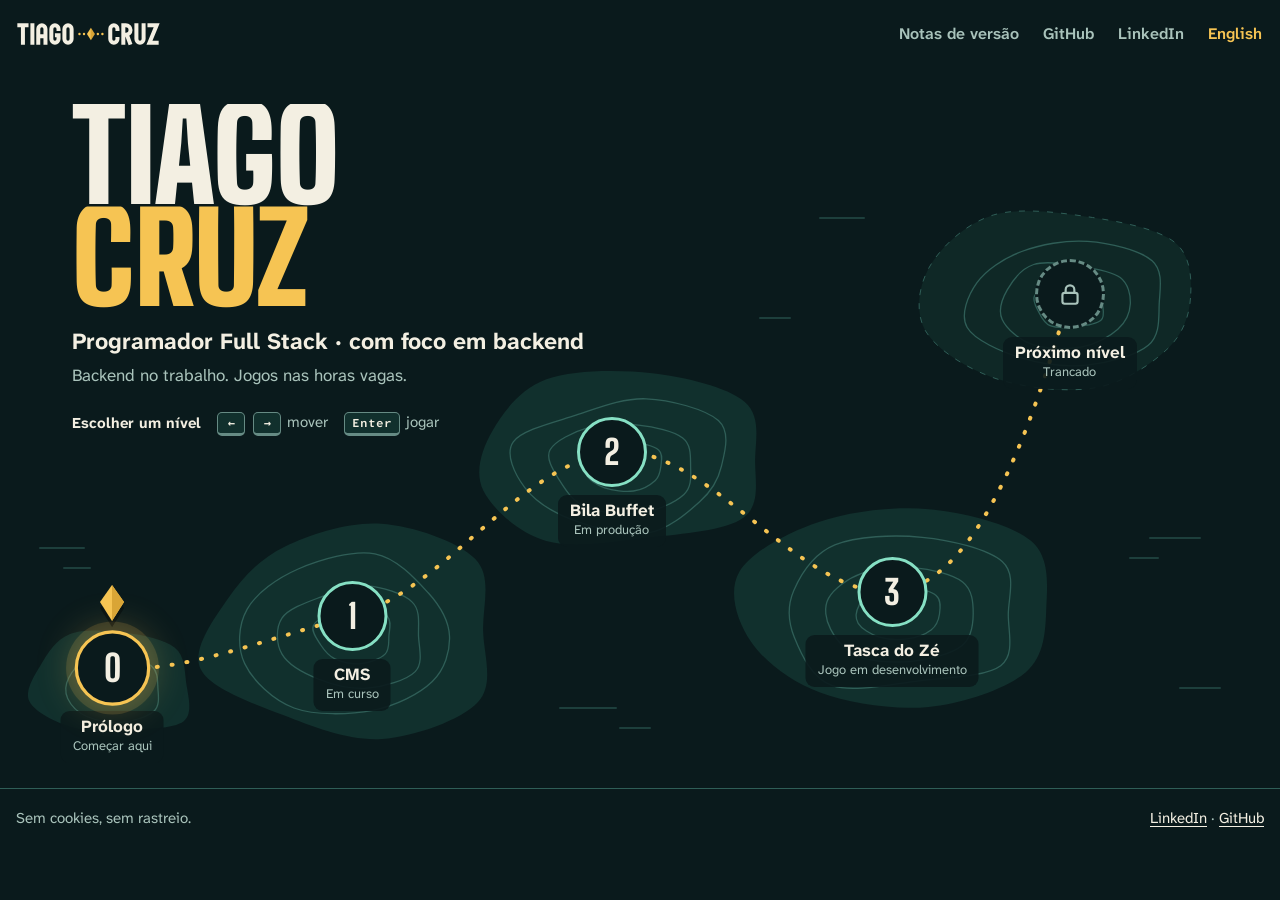
<file: pt/index.html>
<!doctype html>
<html lang="pt-PT">
<head>
<meta charset="utf-8">
<meta name="viewport" content="width=device-width, initial-scale=1, viewport-fit=cover">
<title>Tiago Cruz — Programador Full Stack · com foco em backend</title>
<meta name="description" content="Tiago Cruz, Programador Full Stack com foco em backend. Três níveis para escolher: um CMS em Symfony para tentar invadir, um site de restaurante em produção e um jogo para telemóvel em desenvolvimento.">
<meta property="og:type" content="website">
<meta property="og:locale" content="pt_PT">
<meta property="og:url" content="https://tiagocruz1224.github.io/pt/">
<meta property="og:title" content="Tiago Cruz — Programador Full Stack · com foco em backend">
<meta property="og:description" content="Tiago Cruz, Programador Full Stack com foco em backend. Três níveis para escolher: um CMS em Symfony para tentar invadir, um site de restaurante em produção e um jogo para telemóvel em desenvolvimento.">
<meta property="og:image" content="https://tiagocruz1224.github.io/assets/og-image.png">
<meta property="og:image:width" content="1200">
<meta property="og:image:height" content="630">
<meta property="og:image:alt" content="Tiago Cruz, Full Stack Developer · Backend-focused, sobre um mapa com uma rota pontilhada entre quatro ilhas.">
<meta name="twitter:card" content="summary_large_image">
<meta name="twitter:title" content="Tiago Cruz — Programador Full Stack · com foco em backend">
<meta name="twitter:description" content="Tiago Cruz, Programador Full Stack com foco em backend. Três níveis para escolher: um CMS em Symfony para tentar invadir, um site de restaurante em produção e um jogo para telemóvel em desenvolvimento.">
<meta name="twitter:image" content="https://tiagocruz1224.github.io/assets/og-image.png">
<meta name="twitter:image:alt" content="Tiago Cruz, Full Stack Developer · Backend-focused, sobre um mapa com uma rota pontilhada entre quatro ilhas.">
<link rel="canonical" href="https://tiagocruz1224.github.io/pt/">
<link rel="alternate" hreflang="en" href="https://tiagocruz1224.github.io/">
<link rel="alternate" hreflang="pt-PT" href="https://tiagocruz1224.github.io/pt/">
<link rel="alternate" hreflang="x-default" href="https://tiagocruz1224.github.io/">
<link rel="icon" href="../assets/favicon-32.png" sizes="32x32" type="image/png">
<link rel="icon" href="../assets/favicon-16.png" sizes="16x16" type="image/png">
<link rel="icon" href="../assets/favicon.svg" type="image/svg+xml">
<link rel="stylesheet" href="../assets/site.css">
<script src="../assets/site.js" defer></script>
</head>
<body>
<div class="app" id="app">
<header class="bar gut wide">
  <a class="brand" href="#top" aria-label="Tiago Cruz"><svg viewBox="50 50 1080.0 180" aria-hidden="true"><path d="M60 75H144M102 75V220M173 60V220M217 220V102A27 27 0 0 1 271 102V220M217 156H271M369 118V102A27 27 0 0 0 315 102V178A27 27 0 0 0 369 178V149.6H342M413 102V178A27 27 0 0 0 467 178V102A27 27 0 0 0 413 102Z" fill="none" stroke="#f3efe2" stroke-width="30" stroke-linecap="butt" stroke-linejoin="miter"/><circle cx="526" cy="140" r="9" fill="#f6c453"/><circle cx="560" cy="140" r="9" fill="#f6c453"/><path d="M612 94L582 140L612 186Z" fill="#f6c453"/><path d="M612 94L642 140L612 186Z" fill="#d9a536"/><circle cx="664" cy="140" r="9" fill="#f6c453"/><circle cx="698" cy="140" r="9" fill="#f6c453"/><path d="M811 118V102A27 27 0 0 0 757 102V178A27 27 0 0 0 811 178V162M855 220V75H873.3A35.7 35.7 0 0 1 873.3 146.4H855M882 146.4L909 220M953 60V178A27 27 0 0 0 1007 178V60M1036 75H1105L1051 205H1120" fill="none" stroke="#f3efe2" stroke-width="30" stroke-linecap="butt" stroke-linejoin="miter"/></svg></a>
  <nav aria-label="Principal">
    <button class="navlink" type="button" data-open="notes">Notas de versão</button>
    <a class="navlink" href="https://github.com/TiagoCruz1224">GitHub</a>
    <a class="navlink" href="https://www.linkedin.com/in/tiagocruz1224/">LinkedIn</a>
    <a class="navlink lang" href="../" hreflang="en" lang="en">English</a>
  </nav>
</header>

<main id="top">
  <section class="world" aria-labelledby="who">
    <svg class="terrain" viewBox="0 0 1280 720" preserveAspectRatio="xMidYMid meet" aria-hidden="true">
      <defs><mask id="route-reveal" maskUnits="userSpaceOnUse" x="0" y="0" width="1280" height="720"><path class="route-mask" pathLength="1" d="M112 600 C 180 606, 262 572, 352 548 S 520 396, 612 384 S 800 530, 892 524 S 1040 330, 1070 226"/></mask></defs>
      <path class="wave" d="M40 480 h44 M64 500 h26 M560 640 h56 M620 660 h30 M1150 470 h50 M1130 490 h28 M820 150 h44 M760 250 h30 M1180 620 h40"/>
<path class="land" d="M186.1 614.0 C187.5 626.2 193.9 645.2 183.7 653.2 C173.5 661.1 143.6 660.8 124.9 661.8 C106.3 662.8 87.7 664.0 71.8 659.3 C55.9 654.6 34.7 643.9 29.5 633.5 C24.3 623.2 34.0 608.3 40.7 597.1 C47.4 585.9 55.5 571.6 69.6 566.2 C83.7 560.8 107.8 562.5 125.3 564.8 C142.9 567.0 164.7 571.5 174.8 579.7 C184.9 587.9 184.6 601.8 186.1 614.0Z"/>
<path class="contour" pathLength="1" style="animation-delay:0.00s" d="M157.9 620.0 C158.3 627.4 160.2 637.3 154.1 643.0 C148.0 648.7 132.5 653.5 121.3 654.4 C110.1 655.3 95.6 652.5 86.7 648.5 C77.8 644.5 70.7 637.0 67.7 630.5 C64.7 624.0 65.5 616.2 68.8 609.8 C72.0 603.3 78.6 595.5 87.2 592.0 C95.8 588.5 109.6 588.0 120.4 589.0 C131.1 590.1 145.4 593.1 151.7 598.3 C158.0 603.5 157.5 612.6 157.9 620.0Z"/>
<path class="contour" pathLength="1" style="animation-delay:0.10s" d="M134.2 620.0 C133.9 623.5 133.2 627.1 130.2 630.0 C127.3 632.8 121.6 636.6 116.6 637.1 C111.6 637.6 105.3 635.0 100.3 633.2 C95.4 631.3 88.7 629.0 86.9 626.0 C85.1 622.9 87.6 618.0 89.7 614.7 C91.9 611.4 95.4 608.0 99.8 606.2 C104.2 604.5 110.8 604.0 116.2 604.5 C121.5 605.0 128.9 606.5 131.9 609.1 C134.9 611.7 134.5 616.5 134.2 620.0Z"/>
<path class="land" d="M483.1 562.0 C483.5 585.8 494.9 616.0 478.0 634.1 C461.1 652.3 414.2 668.9 381.7 671.1 C349.3 673.2 313.3 658.8 283.1 647.1 C252.9 635.4 209.6 620.2 200.5 600.7 C191.3 581.3 214.2 550.6 228.2 530.3 C242.2 509.9 259.2 491.2 284.7 478.8 C310.1 466.3 349.2 453.7 381.0 455.8 C412.8 457.9 458.5 473.6 475.5 491.3 C492.5 509.0 482.6 538.2 483.1 562.0Z"/>
<path class="contour" pathLength="1" style="animation-delay:0.12s" d="M449.5 568.0 C450.2 582.8 445.0 601.2 432.3 613.5 C419.5 625.9 395.9 637.9 372.9 642.3 C349.9 646.7 315.4 647.8 294.0 640.0 C272.7 632.2 252.5 612.1 244.7 595.6 C236.9 579.1 238.3 556.8 247.2 541.1 C256.2 525.3 276.9 510.2 298.2 501.0 C319.4 491.7 353.2 481.8 374.9 485.8 C396.6 489.8 415.7 511.1 428.2 524.8 C440.6 538.5 448.8 553.2 449.5 568.0Z"/>
<path class="contour" pathLength="1" style="animation-delay:0.22s" d="M418.5 568.0 C419.0 579.6 423.7 594.9 415.2 603.6 C406.6 612.3 383.4 618.9 367.3 620.2 C351.1 621.4 332.4 616.7 318.2 611.0 C303.9 605.4 288.0 596.4 282.0 586.2 C276.0 576.0 275.6 559.4 282.1 549.9 C288.7 540.3 307.3 534.1 321.4 528.8 C335.5 523.5 351.6 517.0 366.7 517.9 C381.9 518.8 403.6 525.8 412.2 534.1 C420.9 542.5 418.1 556.4 418.5 568.0Z"/>
<path class="contour" pathLength="1" style="animation-delay:0.32s" d="M388.9 568.0 C388.5 574.3 389.7 581.5 385.1 586.1 C380.4 590.7 369.4 594.8 361.0 595.6 C352.7 596.4 341.7 594.1 334.9 590.9 C328.2 587.7 324.0 582.0 320.4 576.5 C316.8 571.0 311.1 563.1 313.3 557.7 C315.6 552.3 326.1 547.1 334.0 544.0 C342.0 541.0 352.4 538.6 361.3 539.4 C370.2 540.1 382.8 543.8 387.4 548.5 C392.0 553.3 389.3 561.7 388.9 568.0Z"/>
<path class="land" d="M755.1 392.0 C754.9 411.3 761.0 436.8 743.4 449.8 C725.7 462.7 682.2 465.7 649.3 469.6 C616.5 473.5 574.0 480.8 546.3 473.0 C518.7 465.1 492.4 440.7 483.3 422.5 C474.3 404.2 481.6 381.9 492.1 363.4 C502.7 344.9 519.9 320.9 546.5 311.3 C573.2 301.6 619.1 301.5 652.1 305.3 C685.1 309.0 727.3 319.2 744.5 333.7 C761.7 348.1 755.3 372.7 755.1 392.0Z"/>
<path class="contour" pathLength="1" style="animation-delay:0.24s" d="M721.5 398.0 C718.4 411.6 711.9 422.9 699.4 434.1 C686.8 445.3 667.3 462.4 646.3 465.4 C625.2 468.4 593.1 459.6 572.8 452.0 C552.6 444.4 534.7 432.6 524.8 419.6 C514.9 406.6 504.7 386.0 513.3 373.9 C521.8 361.9 553.8 354.4 576.0 347.2 C598.1 340.0 622.5 329.9 646.2 330.8 C669.9 331.6 705.8 341.3 718.4 352.5 C730.9 363.7 724.7 384.4 721.5 398.0Z"/>
<path class="contour" pathLength="1" style="animation-delay:0.34s" d="M690.6 398.0 C690.7 407.4 692.3 418.6 683.9 426.5 C675.5 434.4 656.5 443.1 640.2 445.2 C623.8 447.3 599.2 444.4 585.8 438.9 C572.3 433.4 565.4 421.7 559.4 412.2 C553.5 402.7 545.3 390.5 550.1 381.8 C554.9 373.0 573.6 363.8 588.3 359.7 C603.0 355.6 622.5 355.4 638.3 357.2 C654.0 358.9 674.0 363.3 682.7 370.1 C691.5 376.9 690.4 388.6 690.6 398.0Z"/>
<path class="contour" pathLength="1" style="animation-delay:0.44s" d="M660.9 398.0 C660.3 403.1 659.8 408.2 655.3 412.4 C650.7 416.6 642.0 421.8 633.5 423.0 C625.1 424.2 612.4 422.5 604.6 419.8 C596.7 417.0 588.2 411.3 586.2 406.5 C584.1 401.7 588.6 395.2 592.3 390.8 C596.0 386.4 601.4 382.6 608.2 379.9 C615.0 377.2 624.6 374.3 633.0 374.6 C641.4 375.0 654.0 378.0 658.6 381.9 C663.3 385.8 661.4 392.9 660.9 398.0Z"/>
<path class="land" d="M1046.3 540.0 C1045.4 561.9 1045.1 587.9 1025.5 604.4 C1005.8 620.9 962.7 635.6 928.5 638.9 C894.3 642.3 849.8 635.6 820.1 624.6 C790.5 613.7 764.2 593.3 750.7 573.3 C737.2 553.2 727.7 524.0 739.1 504.2 C750.5 484.3 787.3 464.5 818.9 454.0 C850.4 443.5 893.1 438.1 928.5 441.2 C963.8 444.3 1011.3 456.3 1030.9 472.8 C1050.5 489.3 1047.2 518.1 1046.3 540.0Z"/>
<path class="contour" pathLength="1" style="animation-delay:0.36s" d="M1008.3 546.0 C1008.0 563.4 1015.5 586.6 1000.7 597.7 C985.9 608.8 947.3 609.5 919.3 612.8 C891.2 616.1 853.2 624.9 832.4 617.7 C811.6 610.4 800.8 585.4 794.4 569.5 C788.0 553.6 787.1 537.8 793.8 522.4 C800.6 506.9 813.4 485.8 834.8 476.9 C856.2 468.1 894.2 466.5 922.1 469.3 C950.0 472.0 987.8 480.8 1002.2 493.5 C1016.6 506.3 1008.5 528.6 1008.3 546.0Z"/>
<path class="contour" pathLength="1" style="animation-delay:0.46s" d="M973.2 546.0 C973.1 556.6 971.8 569.9 961.8 577.7 C951.9 585.6 930.6 591.3 913.6 593.1 C896.5 594.9 873.4 594.1 859.6 588.8 C845.8 583.5 835.9 571.2 830.7 561.4 C825.6 551.6 823.4 539.4 828.6 530.1 C833.7 520.8 847.6 510.5 861.7 505.4 C875.9 500.4 896.6 498.2 913.4 499.6 C930.2 501.0 952.6 506.1 962.6 513.9 C972.6 521.6 973.3 535.4 973.2 546.0Z"/>
<path class="contour" pathLength="1" style="animation-delay:0.56s" d="M939.5 546.0 C938.7 551.8 936.5 557.8 931.1 562.0 C925.7 566.1 915.9 569.7 907.2 570.9 C898.4 572.0 886.7 571.4 878.5 568.8 C870.3 566.2 861.4 560.6 858.2 555.3 C855.0 550.0 856.2 542.6 859.3 536.9 C862.4 531.3 868.6 524.2 876.7 521.3 C884.7 518.4 897.8 518.3 907.7 519.4 C917.6 520.4 930.8 523.0 936.1 527.5 C941.4 531.9 940.3 540.2 939.5 546.0Z"/>
<path class="land fog" d="M1190.5 230.0 C1189.2 247.8 1183.0 266.3 1167.1 281.2 C1151.2 296.2 1123.7 314.9 1095.2 319.8 C1066.7 324.7 1024.3 320.0 996.0 310.6 C967.7 301.1 936.6 281.8 925.6 263.0 C914.6 244.3 918.6 217.3 930.0 198.0 C941.3 178.6 966.6 155.0 993.7 146.9 C1020.8 138.9 1062.4 144.9 1092.6 149.5 C1122.8 154.1 1158.7 161.2 1175.0 174.6 C1191.3 188.0 1191.8 212.2 1190.5 230.0Z"/>
<path class="contour" pathLength="1" style="animation-delay:0.48s" d="M1159.2 236.0 C1158.6 250.1 1160.4 267.1 1148.3 277.3 C1136.3 287.5 1108.4 295.0 1087.1 297.1 C1065.8 299.1 1040.6 296.0 1020.7 289.7 C1000.7 283.5 974.5 272.0 967.2 259.5 C959.9 247.0 967.9 227.4 977.0 214.7 C986.1 202.0 1003.3 190.4 1021.7 183.5 C1040.2 176.6 1065.8 171.8 1087.6 173.4 C1109.3 174.9 1140.2 182.3 1152.1 192.7 C1164.0 203.1 1159.8 221.9 1159.2 236.0Z"/>
<path class="contour" pathLength="1" style="animation-delay:0.58s" d="M1130.3 236.0 C1129.9 244.6 1125.9 254.1 1117.8 261.2 C1109.8 268.4 1096.2 276.3 1082.0 278.9 C1067.8 281.5 1045.9 281.3 1032.6 276.7 C1019.3 272.1 1006.4 260.7 1002.2 251.5 C998.0 242.3 1002.1 230.8 1007.4 221.7 C1012.6 212.5 1021.6 200.4 1033.7 196.5 C1045.9 192.6 1066.2 196.1 1080.6 198.3 C1095.0 200.5 1111.9 203.3 1120.2 209.5 C1128.5 215.8 1130.7 227.4 1130.3 236.0Z"/>
<path class="contour" pathLength="1" style="animation-delay:0.68s" d="M1102.6 236.0 C1102.9 241.3 1105.3 248.5 1100.9 252.3 C1096.6 256.1 1084.8 257.8 1076.4 258.7 C1067.9 259.6 1056.4 260.3 1050.1 257.7 C1043.7 255.1 1040.9 248.2 1038.3 243.2 C1035.7 238.3 1032.1 232.2 1034.5 227.9 C1036.9 223.5 1045.8 219.5 1052.8 217.2 C1059.7 215.0 1068.4 213.7 1076.1 214.3 C1083.8 214.9 1094.5 217.1 1099.0 220.7 C1103.4 224.3 1102.2 230.7 1102.6 236.0Z"/>
      <path class="route" mask="url(#route-reveal)" d="M112 600 C 180 606, 262 572, 352 548 S 520 396, 612 384 S 800 530, 892 524 S 1040 330, 1070 226"/>
    </svg>

    <div class="title-card gut">
      <h1 class="name" id="who"><span>Tiago</span><span>Cruz</span></h1>
      <p class="role">Programador Full Stack · com foco em backend</p>
      <p class="tagline">Backend no trabalho. Jogos nas horas vagas.</p>
      <p class="hint"><b>Escolher um nível</b><span><button type="button" data-key="ArrowLeft" tabindex="-1"><kbd>←</kbd><span class="vh">, nível anterior</span></button> <button type="button" data-key="ArrowRight" tabindex="-1"><kbd>→</kbd><span class="vh">, nível seguinte</span></button> mover</span><span><button type="button" data-key="Enter" tabindex="-1"><kbd>Enter</kbd><span class="vh">, jogar o nível escolhido</span></button> jogar</span></p>
    </div>

    <ol class="levels gut" aria-label="Níveis">
      <li><a class="node is-here" href="#prologue" data-level="prologue" style="--x:8.75%;--y:83.33%;--d:.5s"><span class="orb" aria-hidden="true">0</span><span class="plate"><b>Prólogo</b><small>Começar aqui</small></span></a></li>
      <li><a class="node" href="#cms" data-level="cms" style="--x:27.5%;--y:76.11%;--d:.85s"><span class="orb" aria-hidden="true">1</span><span class="plate"><b>CMS</b><small>Em curso</small></span></a></li>
      <li><a class="node" href="#bila" data-level="bila" style="--x:47.81%;--y:53.33%;--d:1.2s"><span class="orb" aria-hidden="true">2</span><span class="plate"><b>Bila Buffet</b><small>Em produção</small></span></a></li>
      <li><a class="node" href="#tasca" data-level="tasca" style="--x:69.69%;--y:72.78%;--d:1.6s"><span class="orb" aria-hidden="true">3</span><span class="plate"><b>Tasca do Zé</b><small>Jogo em desenvolvimento</small></span></a></li>
      <li><a class="node locked" href="#next" data-level="next" style="--x:83.59%;--y:31.39%;--d:2.2s"><span class="orb" aria-hidden="true"><svg viewBox="0 0 24 24" fill="none" stroke="currentColor" stroke-width="2"><rect x="5" y="11" width="14" height="10" rx="2"/><path d="M8 11V8a4 4 0 0 1 8 0v3"/></svg></span><span class="plate"><b>Próximo nível</b><small>Trancado</small></span></a></li>
    </ol>
    <div class="cursor" aria-hidden="true"><svg viewBox="0 0 30 38"><path d="M15 37 L3 18 L15 1 L27 18 Z" fill="#f6c453"/><path d="M15 37 L15 1 L27 18 Z" fill="#d9a536"/></svg></div>
  </section>

  <footer class="foot gut wide">
    <span>Sem cookies, sem rastreio.</span>
    <span><a href="https://www.linkedin.com/in/tiagocruz1224/">LinkedIn</a> · <a href="https://github.com/TiagoCruz1224">GitHub</a></span>
  </footer>
</main>
</div>

<!-- Level 0: Prologue. A player profile, who Tiago is, the road so far, the inventory and the quests. Only facts Tiago confirmed. -->
<section class="screen" id="prologue" aria-labelledby="pro-t" data-screen>
  <div class="screen-top gut"><div class="in">
    <button class="back" type="button" data-close><svg viewBox="0 0 24 24" fill="none" stroke="currentColor" stroke-width="2.4" aria-hidden="true"><path d="M15 5l-7 7 7 7"/></svg>Voltar ao mapa</button>
    <span class="top-r"><span class="crumb">Nível 0 · prólogo</span><a class="navlink lang" href="../" hreflang="en" lang="en">English</a></span>
  </div></div>
  <div class="screen-body gut">
    <div class="lvl-head reveal">
      <div>
        <p class="lvl-tag">Nível 0 <span class="pill">Começar aqui</span></p>
        <h2 class="lvl-title" id="pro-t" tabindex="-1">Prólogo</h2>
      </div>
    </div>

    <!-- the profile and the introduction side by side: data-layout puts the profile left (profile-left) or right (profile-right) -->
    <div class="pro-top" data-layout="profile-left">
      <div class="profile reveal">
        <h3 class="vh" id="pro-card">Perfil do jogador</h3>
        <div class="profile-top"><svg xmlns="http://www.w3.org/2000/svg" viewBox="0 0 512 512" aria-hidden="true"><rect width="512" height="512" fill="#0a1a1c"/><path d="M90 176H200M145 176V356" fill="none" stroke="#f3efe2" stroke-width="40" stroke-linecap="butt" stroke-linejoin="miter"/><path d="M256 204L222 256L256 308Z" fill="#f6c453"/><path d="M256 204L290 256L256 308Z" fill="#d9a536"/><path d="M402 231V211A35 35 0 0 0 332 211V301A35 35 0 0 0 402 301V281" fill="none" stroke="#f3efe2" stroke-width="40" stroke-linecap="butt" stroke-linejoin="miter"/></svg><div><b>Tiago Cruz</b><span>Programador full stack, com foco em backend</span></div></div>
        <dl class="stats">
          <div><dt>A trabalhar profissionalmente desde</dt><dd>abr. 2025</dd></div>
          <div><dt>Backend</dt><dd>PHP, Symfony</dd></div>
          <div><dt>Base de dados</dt><dd>MySQL</dd></div>
          <div><dt>Frontend e jogos</dt><dd>JavaScript, GDScript</dd></div>
          <div><dt>Missão secundária</dt><dd>Fazer jogos</dd></div>
        </dl>
      </div>
      <div class="intro reveal">
        <p class="lead">Sou o Tiago, programador full stack com foco em backend. Trabalho profissionalmente desde abril de 2025, sobretudo com PHP e Symfony.</p>
        <p class="lead">Estudei Comunicação e Multimédia na UTAD, onde fiz as minhas primeiras aplicações web.</p>
        <p class="lead">Fora do trabalho faço os meus próprios projetos do princípio ao fim: um site de restaurante que está no ar e um jogo para telemóvel em Godot.</p>
      </div>
    </div>

    <div class="pro reveal">
      <h3>O caminho até aqui</h3>
      <ol class="road">
        <li><span class="stop-orb"><svg viewBox="0 0 24 24" fill="none" stroke="currentColor" stroke-width="2" aria-hidden="true"><path d="M2 9l10-5 10 5-10 5z"/><path d="M6 11v5c3 2.5 9 2.5 12 0v-5"/><path d="M22 9v6"/></svg></span><div><span class="when">Licenciatura</span><b>Formação</b><p>Comunicação e Multimédia na UTAD, a Universidade de Trás-os-Montes e Alto Douro.</p></div></li>
        <li class="now"><span class="stop-orb"><svg viewBox="0 0 30 38" aria-hidden="true"><path d="M15 37 L3 18 L15 1 L27 18 Z" fill="#f6c453"/><path d="M15 37 L15 1 L27 18 Z" fill="#d9a536"/></svg></span><div><span class="when">abr. 2025 – hoje</span><b>Fullscreen</b><p>Programador Full Stack, com foco em backend. O primeiro emprego e onde trabalho hoje.</p><p>E os meus próprios projetos: os três níveis deste mapa.</p></div></li>
      </ol>
    </div>

    <div class="pro reveal">
      <h3>Inventário</h3>
      <div class="inv">
        <div><h4>Backend</h4><ul class="chips"><li>PHP</li><li>Symfony</li><li>Laravel</li><li>MySQL</li><li>REST APIs</li></ul></div>
        <div><h4>Frontend</h4><ul class="chips"><li>JavaScript</li><li>React</li><li>Vue 3</li><li>Tailwind CSS</li><li>Godot (GDScript)</li></ul></div>
        <div><h4>Ferramentas</h4><ul class="chips"><li>Git</li><li>Linux/WSL</li><li>Python para scripting</li></ul></div>
      </div>
    </div>

    <div class="pro reveal">
      <h3>Missão principal</h3>
      <p>Crescer como engenheiro de backend em quem se pode confiar: APIs limpas, testes sólidos e código seguro.</p>
    </div>

    <div class="pro reveal">
      <h3>Missão secundária: porquê jogos</h3>
      <p>Jogo desde pequeno e sempre quis fazer um jogo meu.</p>
      <p>Um jogo é um produto inteiro, do princípio ao fim: a jogabilidade, o trailer, o site e a ficha da loja, tudo feito por mim. Neste momento é a Tasca do Zé, um jogo para telemóvel que estou a fazer sozinho, em Godot 4.7, e que chega em breve ao Google Play.</p>
      <div class="btns"><button class="btn ghost" type="button" data-go="tasca">Ir para o nível 3: Tasca do Zé</button></div>
    </div>

    <div class="pro reveal">
      <h3>A longo prazo</h3>
      <p>Levar os meus jogos além de uma side quest e especializar-me em cibersegurança, sobretudo em AI security.</p>
    </div>

    <div class="next-row">
      <button class="btn ghost" type="button" data-close>Voltar ao mapa</button>
      <button class="btn" type="button" data-go="cms">Próximo nível: CMS</button>
    </div>
  </div>
</section>

<!-- Level 1: CMS -->
<section class="screen" id="cms" aria-labelledby="cms-t" data-screen>
  <div class="screen-top gut"><div class="in">
    <button class="back" type="button" data-close><svg viewBox="0 0 24 24" fill="none" stroke="currentColor" stroke-width="2.4" aria-hidden="true"><path d="M15 5l-7 7 7 7"/></svg>Voltar ao mapa</button>
    <span class="top-r"><span class="crumb">Nível 1 de 4</span><a class="navlink lang" href="../" hreflang="en" lang="en">English</a></span>
  </div></div>
  <div class="screen-body gut">
    <div class="lvl-head reveal">
      <div>
        <p class="lvl-tag">Nível 1 <span class="pill">Em curso</span></p>
        <h2 class="lvl-title" id="cms-t" tabindex="-1">CMS</h2>
        <p class="lead">Um sistema de gestão de conteúdos com uma API REST em Symfony e um painel de administração em Vue 3. Os editores constroem páginas a partir de blocos, agendam-nas e guardam todas as revisões, e os rascunhos ficam privados.</p>
      </div>
      <ul class="chips" aria-label="Feito com"><li>Symfony 6.4</li><li>Doctrine ORM</li><li>MySQL</li><li>JWT</li><li>Vue 3</li><li>Pinia</li><li>PHPUnit</li></ul>
    </div>

    <div class="grid">
      <div class="mission reveal">
        <h3>Missão: entrar à força</h3>
        <p class="sub">Quatro formas de tentar entrar num CMS. Basta escolher uma para a enviar. Todas as respostas abaixo são respostas reais da API.</p>
        <div class="attempts" role="group" aria-label="Tentativas">
          <button class="atk" type="button" data-i="0" aria-pressed="true" data-done="false"><span>Tornar-se administrador<code>POST /api/register</code></span><span class="pip" aria-hidden="true"></span></button>
          <button class="atk" type="button" data-i="1" aria-pressed="false" data-done="false"><span>Ler o rascunho de outra pessoa<code>GET /api/pages/13</code></span><span class="pip" aria-hidden="true"></span></button>
          <button class="atk" type="button" data-i="2" aria-pressed="false" data-done="false"><span>Mudar a palavra-passe sem a antiga<code>PUT /api/profile</code></span><span class="pip" aria-hidden="true"></span></button>
          <button class="atk" type="button" data-i="3" aria-pressed="false" data-done="false"><span>Abrir uma página antes de ser publicada<code>GET /api/pages/21</code></span><span class="pip" aria-hidden="true"></span></button>
        </div>
        <div class="console" id="console">
          <div class="c-row"><span><span class="m" id="c-m">POST</span> <span id="c-p">/api/register</span></span><span class="who" id="c-who">visitante</span></div>
          <pre class="c-req" id="c-body"></pre>
          <div class="c-row"><span>Resposta</span><span id="c-st" class="ok">201 Created</span></div>
          <pre id="c-res"></pre>
          <div class="verdict" aria-live="polite" aria-atomic="true"><span class="stamp" id="c-stamp">Bloqueado</span><p id="c-why"></p></div>
        </div>
        <p class="score" aria-live="polite"><span>Bloqueadas <span id="score">0 de 4</span></span><span class="pips" aria-hidden="true"><i></i><i></i><i></i><i></i></span></p>
        <div class="done-banner" id="done" hidden>
          <b>Missão cumprida</b>
          <p>As quatro tentativas foram bloqueadas, e cada regra de acesso tem um teste funcional. <a href="https://github.com/TiagoCruz1224/CMS/blob/HEAD/backend/tests/Controller/Api/PermissionsTest.php">Ler os testes</a></p>
        </div>
        <p class="note">Dados de exemplo. Os códigos de estado, as mensagens e as regras são os da API e dos seus testes.</p>
      </div>

      <aside class="side reveal" aria-labelledby="ach-t">
        <h3 id="ach-t">Conquistas</h3>
        <ul class="ach">
          <li><svg viewBox="0 0 40 40" fill="none" stroke="currentColor" stroke-width="2.2" aria-hidden="true"><path d="M20 4l13 5v10c0 8-5.5 14-13 17C12.5 33 7 27 7 19V9z"/><path d="M14 20l4 4 8-8"/></svg><div><b>Portas trancadas</b><span>3 caminhos de escalada de privilégios fechados na API.</span></div></li>
          <li><svg viewBox="0 0 40 40" fill="none" stroke="currentColor" stroke-width="2.2" aria-hidden="true"><rect x="6" y="6" width="28" height="28" rx="4"/><path d="M12 20l6 6 11-12"/></svg><div><b>Provas dadas</b><span>Cada regra de acesso tem um teste funcional.</span></div></li>
          <li><svg viewBox="0 0 40 40" fill="none" stroke="currentColor" stroke-width="2.2" aria-hidden="true"><path d="M5 20s5.5-10 15-10 15 10 15 10-5.5 10-15 10S5 20 5 20z"/><path d="M8 32L32 8"/></svg><div><b>Nada escapa</b><span>As páginas escondidas também ficam escondidas nos blocos, nos ficheiros e nas revisões.</span></div></li>
        </ul>
        <div class="btns">
          <a class="btn" href="https://github.com/TiagoCruz1224/CMS/blob/HEAD/backend/tests/Controller/Api/PermissionsTest.php">Ler os testes</a>
          <a class="btn ghost" href="https://github.com/TiagoCruz1224/CMS">Código no GitHub</a>
        </div>
      </aside>
    </div>

    <div class="next-row">
      <button class="btn ghost" type="button" data-close>Voltar ao mapa</button>
      <button class="btn" type="button" data-go="bila">Próximo nível: Bila Buffet</button>
    </div>
  </div>
</section>

<!-- Level 2: Bila Buffet. The repository is private: no link to code. The back office is shown with example data only. -->
<section class="screen" id="bila" aria-labelledby="bila-t" data-screen>
  <div class="screen-top gut"><div class="in">
    <button class="back" type="button" data-close><svg viewBox="0 0 24 24" fill="none" stroke="currentColor" stroke-width="2.4" aria-hidden="true"><path d="M15 5l-7 7 7 7"/></svg>Voltar ao mapa</button>
    <span class="top-r"><span class="crumb">Nível 2 de 4</span><a class="navlink lang" href="../" hreflang="en" lang="en">English</a></span>
  </div></div>
  <div class="screen-body gut">
    <div class="lvl-head reveal">
      <div>
        <p class="lvl-tag">Nível 2 <span class="pill">Em produção</span></p>
        <h2 class="lvl-title" id="bila-t" tabindex="-1">Bila Buffet</h2>
        <p class="lead">Um site para um restaurante buffet, em produção. Uma página responsiva em várias línguas e um back-office onde o restaurante gere as ementas do dia e da semana. Feito só por mim.</p>
      </div>
      <ul class="chips" aria-label="Feito com"><li>Symfony 7.3</li><li>Twig</li><li>EasyAdmin</li></ul>
    </div>

    <div class="grid">
      <div class="mission reveal">
        <h3>Missão: visita guiada</h3>
        <p class="sub">Quatro paragens no back-office do restaurante. Basta escolher uma para ver o que o restaurante gere a partir dali.</p>
        <div class="attempts" role="group" aria-label="Paragens da visita">
          <button class="atk stop" type="button" aria-pressed="true" data-done="false"><span>Ementa do dia<code>back-office</code></span><span class="pip" aria-hidden="true"></span></button>
          <button class="atk stop" type="button" aria-pressed="false" data-done="false"><span>Reservas<code>back-office</code></span><span class="pip" aria-hidden="true"></span></button>
          <button class="atk stop" type="button" aria-pressed="false" data-done="false"><span>Destaques<code>back-office</code></span><span class="pip" aria-hidden="true"></span></button>
          <button class="atk stop" type="button" aria-pressed="false" data-done="false"><span>Críticas<code>back-office</code></span><span class="pip" aria-hidden="true"></span></button>
        </div>
        <div class="console" id="tour">
          <div class="c-row"><span id="t-where">Back-office</span><span class="who" id="t-tool">EasyAdmin</span></div>
          <figure class="tour-shot"><img src="../assets/img/bila-admin-menu.webp" width="1010" height="760" loading="lazy" alt="O editor da ementa no back-office: os dias da semana, uma nota do dia e três categorias de pratos de exemplo, cada uma com imagem opcional."><figcaption><b>Dados de demonstração</b>Ementa do dia<a href="../assets/img/bila-admin-menu.webp" target="_blank" rel="noopener">Ver em tamanho real<span class="vh">: captura da ementa do dia, abre num separador novo</span></a></figcaption></figure>
          <figure class="tour-shot" hidden><img src="../assets/img/bila-admin-calendar.webp" width="1010" height="760" loading="lazy" alt="O calendário de reservas de novembro no back-office, com reservas de exemplo pintadas como pendentes, confirmadas ou recusadas, e os dias com ementa própria assinalados."><figcaption><b>Dados de demonstração</b>Feito, desligado por agora: as reservas fazem-se por telefone ou WhatsApp.<a href="../assets/img/bila-admin-calendar.webp" target="_blank" rel="noopener">Ver em tamanho real<span class="vh">: captura do calendário de reservas, abre num separador novo</span></a></figcaption></figure>
          <figure class="tour-shot" hidden><img src="../assets/img/bila-admin-highlights.webp" width="1010" height="400" loading="lazy" alt="A lista de destaques no back-office: três exemplos com as datas em que ficam visíveis, a posição e um interruptor para os ligar ou desligar."><figcaption><b>Dados de demonstração</b>Destaques<a href="../assets/img/bila-admin-highlights.webp" target="_blank" rel="noopener">Ver em tamanho real<span class="vh">: captura dos destaques, abre num separador novo</span></a></figcaption></figure>
          <figure class="tour-shot" hidden><img src="../assets/img/bila-admin-reviews.webp" width="1010" height="340" loading="lazy" alt="A lista de críticas no back-office: três críticas inventadas, do site ou do restaurante, com estrelas e um interruptor de aprovação, uma ainda por aprovar."><figcaption><b>Dados de demonstração</b>Críticas<a href="../assets/img/bila-admin-reviews.webp" target="_blank" rel="noopener">Ver em tamanho real<span class="vh">: captura das críticas, abre num separador novo</span></a></figcaption></figure>
          <div class="verdict" aria-live="polite"><p id="t-what"></p></div>
        </div>
        <p class="score tour-score" aria-live="polite"><span>Visitadas <span id="t-score">0 de 4</span></span><span class="pips" aria-hidden="true"><i></i><i></i><i></i><i></i></span></p>
        <div class="done-banner" id="t-done" hidden>
          <b>Visita concluída</b>
          <p>O restaurante gere as ementas, os destaques e as críticas no back-office; por agora, as reservas fazem-se por telefone ou WhatsApp.</p>
        </div>
        <p class="note">Só dados de demonstração: capturas de uma cópia local. O back-office real tem dados dos clientes, por isso fica privado.</p>
      </div>

      <aside class="side reveal" aria-labelledby="bila-ach">
        <h3 id="bila-ach">Conquistas</h3>
        <ul class="ach">
          <li><svg viewBox="0 0 40 40" fill="none" stroke="currentColor" stroke-width="2.2" aria-hidden="true"><path d="M20 30V8M11 17l9-9 9 9"/><path d="M8 34h24"/></svg><div><b>Publica-se sozinho</b><span>CI com deploy automático.</span></div></li>
          <li><svg viewBox="0 0 40 40" fill="none" stroke="currentColor" stroke-width="2.2" aria-hidden="true"><circle cx="17" cy="17" r="10"/><path d="M24.5 24.5L34 34"/></svg><div><b>Fácil de encontrar</b><span>Sitemap, robots e imagens otimizadas.</span></div></li>
          <li><svg viewBox="0 0 40 40" fill="none" stroke="currentColor" stroke-width="2.2" aria-hidden="true"><circle cx="20" cy="20" r="14"/><path d="M6 20h28M20 6c5.5 5 5.5 23 0 28M20 6c-5.5 5-5.5 23 0 28"/></svg><div><b>Várias línguas</b><span>Uma página responsiva, em várias línguas.</span></div></li>
        </ul>
        <div class="btns">
          <a class="btn" href="https://bilabuffet.rf.gd/">Ver o site</a>
        </div>
      </aside>
    </div>

    <div class="live reveal">
      <h3>O site ao vivo</h3>
      <div class="live-shots">
        <figure><img src="../assets/img/bila-site-desktop.jpg" width="1280" height="800" alt="O site do Bila Buffet no computador: a entrada, “Muito mais do que um buffet.”" loading="lazy"><figcaption>Entrada, no computador</figcaption></figure>
        <figure><img src="../assets/img/bila-site-buffet.jpg" width="1280" height="800" alt="A secção do buffet: pratos agrupados em entradas e saladas, carne, peixe e marisco, sobremesas e acompanhamentos." loading="lazy"><figcaption>O buffet, no computador</figcaption></figure>
        <figure class="phone"><img src="../assets/img/bila-site-mobile.jpg" width="390" height="844" alt="A entrada no telemóvel." loading="lazy"><figcaption>No telemóvel</figcaption></figure>
      </div>
    </div>

    <div class="next-row">
      <button class="btn ghost" type="button" data-close>Voltar ao mapa</button>
      <button class="btn" type="button" data-go="tasca">Próximo nível: Tasca do Zé</button>
    </div>
  </div>
</section>

<!-- Level 3: Tasca do Ze -->
<section class="screen" id="tasca" aria-labelledby="tdz-t" data-screen>
  <div class="screen-top gut"><div class="in">
    <button class="back" type="button" data-close><svg viewBox="0 0 24 24" fill="none" stroke="currentColor" stroke-width="2.4" aria-hidden="true"><path d="M15 5l-7 7 7 7"/></svg>Voltar ao mapa</button>
    <span class="top-r"><span class="crumb">Nível 3 de 4 · missão secundária</span><a class="navlink lang" href="../" hreflang="en" lang="en">English</a></span>
  </div></div>
  <div class="screen-body gut">
    <div class="lvl-head reveal">
      <div>
        <p class="lvl-tag">Nível 3 <span class="pill">Em desenvolvimento</span></p>
        <h2 class="lvl-title" id="tdz-t" tabindex="-1">Tasca do Zé</h2>
      </div>
      <ul class="chips" aria-label="Feito com"><li>Godot 4.7</li><li>Android</li></ul>
    </div>
    <div class="tasca-hero reveal">
      <div class="tasca-sign"><img src="../assets/img/tasca-logo.png" width="520" height="330" loading="lazy" alt="Logótipo da Tasca do Zé: uma placa de azulejo azul e branca"></div>
      <div>
        <p class="quote">“Zé, o país é grande.”</p>
        <p class="lead">O jogador herda a tasca do avô em Bragança: tira finos, serve bifanas, apanha o ladrão com a vassoura e abre tascas pelo país fora, de Bragança a Faro.</p>
        <ul class="facts">
          <li><svg viewBox="0 0 24 24" fill="none" stroke="currentColor" stroke-width="2.4" aria-hidden="true"><path d="M4 12l5 5L20 6"/></svg><span>Jogo para telemóvel Android, gratuito.</span></li>
          <li><svg viewBox="0 0 24 24" fill="none" stroke="currentColor" stroke-width="2.4" aria-hidden="true"><path d="M4 12l5 5L20 6"/></svg><span>Feito a solo, com Godot 4.7.</span></li>
          <li><svg viewBox="0 0 24 24" fill="none" stroke="currentColor" stroke-width="2.4" aria-hidden="true"><circle cx="12" cy="12" r="8.5"/><path d="M12 7.5V12l3 2"/></svg><span>Em desenvolvimento. Brevemente no Google Play.</span></li>
        </ul>
        <div class="btns" style="margin-top:22px"><a class="btn" href="https://tiagocruz1224.github.io/tascadoze-site/">Ver a página do jogo</a></div>
      </div>
    </div>
    <figure class="trailer reveal" id="trailer">
      <video controls preload="none" playsinline data-poster="../assets/img/tasca-trailer-poster.jpg" width="1280" height="720" aria-describedby="trailer-desc">
        <source src="../assets/video/tasca-trailer.webm" type="video/webm">
        <source src="../assets/video/tasca-trailer.mp4" type="video/mp4">
      </video>
      <figcaption id="trailer-desc"><b>Trailer, 27 segundos.</b> Música e efeitos sonoros, sem narração. Imagens do jogo com as legendas “A tasca é tua!”, “Vira bifanas”, “Monta a tua tasca”, “Gatuno? Vassourada!”, “Noites de fado” e “Abre tasca em todo o país”. Acaba no logótipo e em “Grátis no Google Play”.</figcaption>
    </figure>
    <div class="shots reveal" role="region" aria-label="Capturas da ficha da loja" tabindex="0">
      <img src="../assets/img/tasca-shot-1.jpg" width="360" height="640" alt="Captura da loja: “Herdaste a tasca do avô. Agora enche-a de gente.” Uma tasca cheia em Bragança." loading="lazy">
      <img src="../assets/img/tasca-shot-2.jpg" width="360" height="640" alt="Captura da loja: “O primo chegou de Paris e trouxe a família toda.”" loading="lazy">
      <img src="../assets/img/tasca-shot-3.jpg" width="360" height="640" alt="Captura da loja: “Gatuno na caixa? Vassourada nele!”" loading="lazy">
      <img src="../assets/img/tasca-shot-4.jpg" width="360" height="640" alt="Captura da loja: “Noites de fados, e a casa paga mais.”" loading="lazy">
      <img src="../assets/img/tasca-shot-5.jpg" width="360" height="640" alt="Captura da loja: “De Bragança a Faro, abre tasca em todo o país.” O mapa de Portugal." loading="lazy">
    </div>
    <div class="next-row">
      <button class="btn ghost" type="button" data-close>Voltar ao mapa</button>
      <button class="btn" type="button" data-go="next">Próximo nível</button>
    </div>
  </div>
</section>

<!-- Level 4: locked -->
<section class="screen" id="next" aria-labelledby="next-t" data-screen>
  <div class="screen-top gut"><div class="in">
    <button class="back" type="button" data-close><svg viewBox="0 0 24 24" fill="none" stroke="currentColor" stroke-width="2.4" aria-hidden="true"><path d="M15 5l-7 7 7 7"/></svg>Voltar ao mapa</button>
    <span class="top-r"><span class="crumb">Nível 4 de 4</span><a class="navlink lang" href="../" hreflang="en" lang="en">English</a></span>
  </div></div>
  <div class="screen-body gut">
    <div class="lvl-head reveal">
      <div>
        <p class="lvl-tag">Nível 4 <span class="pill">Trancado</span></p>
        <h2 class="lvl-title" id="next-t" tabindex="-1">Próximo nível</h2>
        <p class="lead">O próximo projeto está a ser planeado. Desbloqueia-se aqui quando houver algo real para mostrar.</p>
      </div>
    </div>
    <div class="locked-art reveal" aria-hidden="true"><svg viewBox="0 0 24 24" fill="none" stroke="currentColor" stroke-width="1.6"><rect x="5" y="11" width="14" height="10" rx="2"/><path d="M8 11V8a4 4 0 0 1 8 0v3"/></svg></div>
    <div class="next-row">
      <button class="btn ghost" type="button" data-close>Voltar ao mapa</button>
      <button class="btn" type="button" data-go="notes">Ler as notas de versão</button>
    </div>
  </div>
</section>

<!-- Patch notes -->
<section class="screen" id="notes" aria-labelledby="notes-t" data-screen>
  <div class="screen-top gut"><div class="in">
    <button class="back" type="button" data-close><svg viewBox="0 0 24 24" fill="none" stroke="currentColor" stroke-width="2.4" aria-hidden="true"><path d="M15 5l-7 7 7 7"/></svg>Voltar ao mapa</button>
    <span class="top-r"><span class="crumb">Mais recentes primeiro</span><a class="navlink lang" href="../" hreflang="en" lang="en">English</a></span>
  </div></div>
  <div class="screen-body gut">
    <h2 class="notes-title reveal" id="notes-t" tabindex="-1">Notas de versão</h2>
    <ol class="log reveal">
      <li class="entry">
        <div class="ver"><b>Extra</b><small>por lançar</small></div>
        <div>
          <h3>Tasca do Zé</h3>
          <p class="sub">Jogo para Android · gratuito · Godot 4.7</p>
          <ul class="changes"><li><span class="t wip">Em curso</span><span>Brevemente no Google Play.</span></li></ul>
        </div>
      </li>
      <li class="entry">
        <div class="ver"><b>No ar</b><small>em produção</small></div>
        <div>
          <h3>Bila Buffet: no ar</h3>
          <p class="sub">Site de restaurante · Symfony 7.3 · projeto a solo</p>
          <ul class="changes">
            <li><span class="t add">Novo</span><span>Ementas do dia e da semana, geridas no back-office.</span></li>
            <li><span class="t add">Novo</span><span>Calendário de reservas (feito, desligado por agora: as reservas fazem-se por telefone ou WhatsApp).</span></li>
            <li><span class="t add">Novo</span><span>Críticas Google, com alternativa.</span></li>
            <li><span class="t add">Novo</span><span>Sitemap, robots e imagens otimizadas.</span></li>
            <li><span class="t add">Novo</span><span>CI com deploy automático.</span></li>
          </ul>
        </div>
      </li>
      <li class="entry">
        <div class="ver"><b>1.2</b><small>nov. 2026</small></div>
        <div>
          <h3>CMS: atualização de segurança</h3>
          <p class="sub">API REST em Symfony 6.4 · regras de acesso</p>
          <ul class="changes">
            <li><span class="t sec">Segurança</span><span>O registo podia definir os próprios papéis. Agora os papéis nunca vêm do pedido.</span></li>
            <li><span class="t sec">Segurança</span><span>Registar com um nome, ou atualizar o perfil, também podia dar papéis. Os dois caminhos estão fechados.</span></li>
            <li><span class="t fix">Corrigido</span><span>Mudar o email ou a palavra-passe passou a exigir a palavra-passe atual.</span></li>
            <li><span class="t fix">Corrigido</span><span>Os rascunhos, e as páginas agendadas fora da sua janela, ficam escondidos de todos menos do autor e dos administradores. Respondem 404.</span></li>
            <li><span class="t add">Novo</span><span>Testes funcionais da API que fixam estas regras.</span></li>
          </ul>
        </div>
      </li>
      <li class="entry">
        <div class="ver"><b>1.1</b><small>out. 2025</small></div>
        <div>
          <h3>CMS: primeira versão</h3>
          <p class="sub">API REST em Symfony e painel de administração em Vue 3</p>
          <ul class="changes">
            <li><span class="t add">Novo</span><span>API REST com autenticação JWT e Doctrine ORM.</span></li>
            <li><span class="t add">Novo</span><span>Páginas feitas de blocos, com os estados rascunho, agendada e publicada, e histórico de revisões.</span></li>
            <li><span class="t add">Novo</span><span>Painel de administração em Vue 3 e Pinia.</span></li>
          </ul>
        </div>
      </li>
      <li class="entry">
        <div class="ver"><b>1.0</b><small>abr. 2025</small></div>
        <div>
          <h3>Comecei a trabalhar profissionalmente</h3>
          <p class="sub">Full stack: PHP e Symfony</p>
        </div>
      </li>
    </ol>
    <div class="party reveal">
      <h3>Formar equipa</h3>
      <div class="btns"><a class="btn" href="https://www.linkedin.com/in/tiagocruz1224/">Falar comigo no LinkedIn</a><a class="btn ghost" href="https://github.com/TiagoCruz1224">GitHub</a></div>
    </div>
  </div>
</section>
</body>
</html>
</file>
<file: assets/site.css>
/* Fonts are self-hosted (OFL, from Fontsource 5.3.0, latin subset): no request leaves this site. */
@font-face{font-family:"Big Shoulders Display";font-style:normal;font-weight:800;font-display:swap;src:url(fonts/big-shoulders-display-latin-800-normal.woff2) format("woff2")}
@font-face{font-family:"Big Shoulders Display";font-style:normal;font-weight:900;font-display:swap;src:url(fonts/big-shoulders-display-latin-900-normal.woff2) format("woff2")}
@font-face{font-family:"Atkinson Hyperlegible Next";font-style:normal;font-weight:400;font-display:swap;src:url(fonts/atkinson-hyperlegible-next-latin-400-normal.woff2) format("woff2")}
@font-face{font-family:"Atkinson Hyperlegible Next";font-style:normal;font-weight:600;font-display:swap;src:url(fonts/atkinson-hyperlegible-next-latin-600-normal.woff2) format("woff2")}
@font-face{font-family:"Atkinson Hyperlegible Next";font-style:normal;font-weight:700;font-display:swap;src:url(fonts/atkinson-hyperlegible-next-latin-700-normal.woff2) format("woff2")}
@font-face{font-family:"Atkinson Hyperlegible Mono";font-style:normal;font-weight:400;font-display:swap;src:url(fonts/atkinson-hyperlegible-mono-latin-400-normal.woff2) format("woff2")}
@font-face{font-family:"Atkinson Hyperlegible Mono";font-style:normal;font-weight:600;font-display:swap;src:url(fonts/atkinson-hyperlegible-mono-latin-600-normal.woff2) format("woff2")}

/* Layout: the overworld map is the home page and the menu. Each level opens over it as a mission screen
   through an iris; the patch notes scroll as a log. One dark world, deliberately single-theme. */
:root{
  color-scheme:dark;
  --night:#0a1a1c;      /* sea at night: page ground */
  --land:#11302d;       /* islands, panels */
  --land-2:#183f3a;     /* raised panels */
  --line:#2f5e57;       /* contour lines, dividers (decorative) */
  --edge:#668b84;       /* outlines of controls and state marks: >= 3:1 on night, land and land-2 (WCAG 1.4.11) */
  --paper:#f3efe2;      /* text */
  --fog:#a9c3bb;        /* secondary text */
  --lantern:#f6c453;    /* the route, focus, primary actions */
  --ember:#ff8a66;      /* blocked */
  --moss:#86e0c4;       /* allowed, cleared */
  --tasca:#2b5aa6;      /* the one Tasca do Ze detail: the blue of its tile sign */
  --display:"Big Shoulders Display","Arial Narrow","Roboto Condensed",sans-serif;
  --text:"Atkinson Hyperlegible Next",system-ui,sans-serif;
  --mono:"Atkinson Hyperlegible Mono",ui-monospace,SFMono-Regular,Consolas,monospace;
  --out:cubic-bezier(.2,.8,.2,1);--io:cubic-bezier(.7,0,.2,1);--spring:cubic-bezier(.34,1.56,.64,1);
}
*{box-sizing:border-box}
body{background:var(--night);color:var(--paper);font:17px/1.55 var(--text);margin:0}
a{color:var(--lantern);text-underline-offset:3px}
:focus-visible{outline:3px solid var(--lantern);outline-offset:3px;border-radius:4px}
.gut{padding-left:max(16px,env(safe-area-inset-left,0px));padding-right:max(16px,env(safe-area-inset-right,0px))}
.wide{max-width:1280px;margin:0 auto}
.vh{position:absolute;width:1px;height:1px;overflow:hidden;clip:rect(0 0 0 0);white-space:nowrap}
.mono{font-family:var(--mono)}
kbd{font:600 12px/1 var(--mono);color:var(--paper);border:1px solid var(--edge);border-bottom-width:3px;border-radius:5px;padding:4px 7px;background:var(--land)}
h1,h2,h3{text-wrap:balance}

/* top bar */
.bar{display:flex;flex-wrap:wrap;align-items:center;justify-content:space-between;gap:8px 24px;padding-block:14px}
.brand{display:flex;align-items:center;gap:10px;font-weight:700;color:var(--paper);text-decoration:none}
.brand svg{display:block;height:24px;width:auto}
.bar nav{display:flex;flex-wrap:wrap;gap:4px 20px}
.navlink{font:600 16px/1 var(--text);color:var(--fog);background:none;border:0;padding:12px 2px;cursor:pointer;text-decoration:none}
.navlink:hover{color:var(--paper)}
.lang{color:var(--lantern)}
.top-r{display:flex;flex-wrap:wrap;align-items:center;gap:4px 18px}

/* the overworld */
.world{position:relative;width:100%;max-width:1280px;margin:0 auto;aspect-ratio:16/9}
.terrain{position:absolute;inset:0;width:100%;height:100%}
.terrain .land{fill:var(--land);animation:rise .9s var(--out) both}
.terrain .land.fog{fill:#0f2826;stroke:var(--line);stroke-dasharray:6 8}
.terrain .contour{fill:none;stroke:var(--line);stroke-width:1.3;stroke-dasharray:1;stroke-dashoffset:1;animation:draw 1.4s var(--out) forwards}
.terrain .wave{fill:none;stroke:var(--line);stroke-width:2;stroke-linecap:round;opacity:.55}
.terrain .route{fill:none;stroke:var(--lantern);stroke-width:4;stroke-linecap:round;stroke-dasharray:1 14}
.terrain .route-mask{fill:none;stroke:#fff;stroke-width:24;stroke-dasharray:1;stroke-dashoffset:1;animation:draw 1.7s var(--io) .55s forwards}
@keyframes draw{to{stroke-dashoffset:0}}
@keyframes rise{from{opacity:0;transform:translateY(8px)}to{opacity:1;transform:none}}

.title-card{position:absolute;left:4.4%;top:5%;width:46%;z-index:2}
.name{margin:0;font:900 clamp(72px,10vw,138px)/.8 var(--display);letter-spacing:-.005em;text-transform:uppercase}
.name span{display:block;animation:lift .8s var(--out) both}
.name span+span{animation-delay:.09s;color:var(--lantern)}
@keyframes lift{from{clip-path:inset(100% 0 0 0);transform:translateY(24%)}to{clip-path:inset(0 0 0 0);transform:none}}
.role{margin:18px 0 0;font:700 clamp(19px,1.8vw,23px)/1.25 var(--text);animation:rise .6s var(--out) .3s both}
.tagline{margin:6px 0 0;color:var(--fog);animation:rise .6s var(--out) .4s both}
.hint{display:flex;flex-wrap:wrap;align-items:center;gap:8px 14px;margin:22px 0 0;font-size:15px;color:var(--fog);animation:rise .5s var(--out) 2.6s both}
.hint b{color:var(--paper);font-weight:700}
.hint button{position:relative;font:inherit;color:inherit;background:none;border:0;padding:2px;cursor:pointer}
.hint button kbd{display:block;min-width:28px;text-align:center}
.hint button:hover kbd{border-color:var(--lantern)}

.levels{list-style:none;margin:0;padding-block:0}
/* the orb's centre sits exactly on (x, y), where the route passes */
.node{position:absolute;left:var(--x);top:var(--y);transform:translate(-50%,-35px);display:grid;justify-items:center;gap:8px;color:var(--paper);text-decoration:none;z-index:3;animation:ignite .7s var(--spring) var(--d) both}
.orb{position:relative;display:grid;place-items:center;width:70px;height:70px;border-radius:50%;background:var(--night);border:3px solid var(--moss);font:800 34px/1 var(--display);transition:transform .25s var(--out),border-color .2s,box-shadow .25s}
.orb::after{content:"";position:absolute;inset:-8px;border-radius:50%;border:2px solid var(--lantern);opacity:0;animation:pulse 1s ease-out calc(var(--d) + .2s) both}
.plate{display:grid;justify-items:center;padding:5px 12px 6px;border-radius:9px;background:rgba(10,26,28,.9)}
.plate b{font-size:17px;line-height:1.2}
.plate small{font-size:13px;color:var(--fog)}
.node:hover .orb,.node:focus-visible .orb,.node.is-here .orb{border-color:var(--lantern);transform:scale(1.08);box-shadow:0 0 0 8px rgba(246,196,83,.15),0 0 36px rgba(246,196,83,.32)}
.node:focus-visible{outline:none}
.node:focus-visible .plate{outline:3px solid var(--lantern);outline-offset:2px}
.node.locked .orb{border-style:dashed;border-color:var(--edge);color:var(--fog)}
.node.locked .orb svg{width:26px;height:26px}
@keyframes ignite{from{opacity:0;transform:translate(-50%,-35px) scale(.4)}to{opacity:1;transform:translate(-50%,-35px) scale(1)}}
@keyframes pulse{0%{opacity:.9;transform:scale(.8)}100%{opacity:0;transform:scale(1.7)}}

.cursor{position:absolute;left:var(--cx,8.75%);top:var(--cy,83.33%);width:30px;margin:-84px 0 0 -15px;z-index:4;pointer-events:none;transition:left .45s var(--out),top .45s var(--out);animation:drop .7s var(--spring) 2.4s both}
.cursor svg{display:block;width:30px;height:38px;filter:drop-shadow(0 6px 0 rgba(0,0,0,.35))}
@keyframes drop{from{opacity:0;transform:translateY(-46px)}to{opacity:1;transform:none}}

.foot{display:flex;flex-wrap:wrap;justify-content:space-between;gap:8px 24px;padding-block:18px 28px;color:var(--fog);font-size:15px;border-top:1px solid var(--line)}
.foot a{color:var(--paper)}

/* screens: levels and patch notes open over the map */
.screen{position:fixed;inset:0;z-index:20;overflow-y:auto;background:var(--night)}
.screen-top{position:sticky;top:0;z-index:2;background:rgba(10,26,28,.94);border-bottom:1px solid var(--line);backdrop-filter:blur(6px)}
.screen-top .in{display:flex;flex-wrap:wrap;align-items:center;justify-content:space-between;gap:8px 20px;padding-block:10px;max-width:1180px;margin:0 auto}
.back{display:inline-flex;align-items:center;gap:8px;min-height:44px;padding:0 16px 0 10px;border-radius:999px;border:1px solid var(--edge);background:var(--land);color:var(--paper);font:700 15px/1 var(--text);cursor:pointer}
.back svg{width:18px;height:18px}
.back:hover{border-color:var(--lantern)}
.crumb{font-size:14px;color:var(--fog)}
.screen-body{max-width:1180px;margin:0 auto;padding-block:40px 80px}
.screen.entering .reveal{animation:rise .55s var(--out) both}
.screen.entering .reveal:nth-child(2){animation-delay:.06s}.screen.entering .reveal:nth-child(3){animation-delay:.12s}.screen.entering .reveal:nth-child(4){animation-delay:.18s}

.lvl-head{display:flex;flex-wrap:wrap;align-items:flex-end;justify-content:space-between;gap:12px 32px;padding-bottom:26px;border-bottom:1px solid var(--line)}
.lvl-tag{display:flex;flex-wrap:wrap;gap:8px 12px;align-items:center;font-size:15px;color:var(--fog)}
.pill{border:1px solid currentColor;border-radius:999px;padding:3px 12px;font-size:14px}
.lvl-title{margin:16px 0 0;font:900 clamp(72px,11vw,150px)/.82 var(--display);text-transform:uppercase}
.lead{margin:22px 0 0;max-width:62ch;font-size:19px}
.chips{display:flex;flex-wrap:wrap;gap:8px;list-style:none;margin:0;padding:0}
/* headings receive focus from script when a screen opens; the screen change itself is the cue */
[tabindex="-1"]:focus{outline:none}
.chips li{font:400 14px/1 var(--mono);padding:7px 10px;border-radius:6px;background:var(--land);color:var(--paper)}

.grid{display:grid;grid-template-columns:minmax(0,1.55fr) minmax(0,1fr);gap:28px;margin-top:34px;align-items:start}
.mission h3,.side h3,.live h3,.pro h3{margin:0;font:800 34px/1 var(--display);text-transform:uppercase;letter-spacing:.01em}
.mission .sub{margin:8px 0 0;color:var(--fog);max-width:58ch}
.attempts{display:grid;grid-template-columns:repeat(2,minmax(0,1fr));gap:10px;margin-top:20px}
.atk{display:flex;align-items:center;justify-content:space-between;gap:12px;text-align:left;min-height:72px;padding:12px 16px;border-radius:12px;border:1px solid var(--edge);background:var(--land);color:var(--paper);font:700 16px/1.25 var(--text);cursor:pointer;transition:border-color .15s,transform .15s var(--out)}
.atk code{display:block;margin-top:4px;font:400 13px/1.2 var(--mono);color:var(--fog)}
.atk:hover{border-color:var(--lantern)}
.atk:active{transform:translateY(1px)}
.atk[aria-pressed="true"]{border-color:var(--lantern);background:var(--land-2)}
.pip{flex:none;width:14px;height:14px;transform:rotate(45deg);border:2px solid var(--edge)}
.atk[data-done="true"] .pip{background:var(--ember);border-color:var(--ember);animation:pop .35s var(--spring)}
@keyframes pop{from{transform:rotate(45deg) scale(.3)}to{transform:rotate(45deg) scale(1)}}
.console{margin-top:14px;border-radius:14px;border:1px solid var(--line);background:#071416;overflow:hidden}
.c-row{display:flex;flex-wrap:wrap;justify-content:space-between;gap:6px 16px;padding:11px 16px;border-bottom:1px solid var(--line);font:600 14px/1.3 var(--mono)}
.c-row .m{color:var(--lantern)}
.c-row .who{color:var(--fog);font-weight:400}
pre{margin:0;padding:14px 16px;font:14px/1.6 var(--mono);white-space:pre-wrap;overflow-wrap:anywhere;color:var(--paper)}
.c-req{border-bottom:1px dashed var(--line);color:var(--fog)}
.ok{color:var(--moss)}.bad{color:var(--ember)}
.verdict{display:flex;align-items:center;gap:16px;padding:16px;border-top:1px solid var(--line);background:var(--land)}
.verdict p{margin:0}
.stamp{flex:none;font:900 22px/1 var(--display);text-transform:uppercase;letter-spacing:.06em;color:var(--ember);border:3px solid var(--ember);border-radius:6px;padding:7px 10px 5px;transform:rotate(-4deg)}
.stamp.hit{animation:stamp .42s var(--spring)}
@keyframes stamp{from{opacity:0;transform:scale(1.7) rotate(-14deg)}to{opacity:1;transform:scale(1) rotate(-4deg)}}
.console.pending pre,.console.pending .verdict{opacity:.35}
.score{display:flex;flex-wrap:wrap;align-items:center;gap:10px 16px;margin-top:14px;font-weight:700}
.score .pips{display:flex;gap:8px}
.score .pips i{width:12px;height:12px;transform:rotate(45deg);border:2px solid var(--edge)}
.score .pips i.on{background:var(--ember);border-color:var(--ember)}
.done-banner{margin-top:14px;padding:16px 18px;border-radius:12px;border:2px solid var(--moss);background:rgba(134,224,196,.08)}
.done-banner b{font:800 24px/1 var(--display);text-transform:uppercase;color:var(--moss);letter-spacing:.02em}
.done-banner p{margin:6px 0 0}
.note{margin:14px 0 0;font-size:14px;color:var(--fog)}

.side{display:grid;gap:14px}
.ach{list-style:none;margin:14px 0 0;padding:0;display:grid;gap:10px}
.ach li{display:grid;grid-template-columns:40px minmax(0,1fr);gap:12px;align-items:start;padding:14px;border-radius:12px;background:var(--land)}
.ach svg{width:40px;height:40px;color:var(--lantern)}
.ach b{display:block;font:800 22px/1 var(--display);text-transform:uppercase;letter-spacing:.02em}
.ach span{display:block;margin-top:4px;font-size:15px;color:var(--fog)}
.btns{display:flex;flex-wrap:wrap;gap:10px;margin-top:6px}
.btn{display:inline-flex;align-items:center;gap:10px;min-height:48px;padding:0 20px;border-radius:999px;background:var(--lantern);color:var(--night);font:700 16px/1 var(--text);text-decoration:none;border:0;cursor:pointer}
.btn.ghost{background:transparent;border:1px solid var(--edge);color:var(--paper)}
.btn svg{width:18px;height:18px}
.next-row{display:flex;flex-wrap:wrap;justify-content:space-between;align-items:center;gap:12px;margin-top:48px;padding-top:22px;border-top:1px solid var(--line)}

.stop[data-done="true"] .pip{background:var(--moss);border-color:var(--moss);animation:pop .35s var(--spring)}
.tour-score .pips i.on{background:var(--moss);border-color:var(--moss)}
/* the tour shows screenshots of a local copy with demo data (the real back office holds guests' details) */
.tour-shot{margin:14px 16px}
.tour-shot img{display:block;width:100%;height:auto;border-radius:10px;border:1px solid var(--line)}
.tour-shot figcaption{display:flex;flex-wrap:wrap;align-items:center;gap:6px 10px;margin-top:8px;font-size:14px;color:var(--fog)}
.tour-shot figcaption b{font:600 12px/1 var(--mono);padding:5px 8px;border-radius:4px;background:var(--fog);color:var(--night)}
.tour-shot figcaption a{position:relative;margin-left:auto;padding-block:4px}
.live{margin-top:44px}
.live-shots{display:grid;grid-template-columns:minmax(0,1fr) minmax(0,1fr) minmax(0,.42fr);gap:16px;margin-top:18px;align-items:start}
.live-shots figure,.trailer{margin:0}
.live-shots img{display:block;width:100%;height:auto;border-radius:12px;border:1px solid var(--line)}
.live-shots figcaption{margin-top:8px;font-size:14px;color:var(--fog)}
.trailer{margin-top:34px;scroll-margin-top:96px}
.trailer video{display:block;width:100%;height:auto;aspect-ratio:16/9;border-radius:14px;border:1px solid var(--line);background:var(--night)}
.trailer figcaption{margin-top:10px;max-width:72ch;font-size:15px;color:var(--fog)}.trailer figcaption b{color:var(--paper)}
.shots{display:flex;gap:14px;overflow-x:auto;margin-top:24px;padding-bottom:8px;scroll-snap-type:x mandatory}
.shots img{flex:none;width:180px;height:auto;border-radius:14px;border:1px solid var(--line);scroll-snap-align:start}
.facts{list-style:none;margin:18px 0 0;padding:0;display:grid;gap:10px;max-width:62ch}
.facts li{display:grid;grid-template-columns:24px minmax(0,1fr);gap:10px}
.facts svg{width:22px;height:22px;margin-top:2px;color:var(--moss)}
.facts .warn svg{color:var(--ember)}

.tasca-hero{display:grid;grid-template-columns:minmax(0,1fr) minmax(0,1fr);gap:28px;align-items:center;margin-top:30px}
/* Tasca do Ze speaks the portfolio's language: its logo on a land panel, one blue edge, nothing else */
.tasca-sign{border-radius:18px;padding:24px;background:var(--land);border:2px solid var(--tasca)}
.tasca-sign img{display:block;width:100%;height:auto}
.quote{margin:0;font:800 clamp(30px,3.6vw,46px)/1.05 var(--display)}

.locked-art{display:grid;place-items:center;width:160px;height:160px;border-radius:50%;border:3px dashed var(--line);color:var(--fog);margin-top:30px}
.locked-art svg{width:64px;height:64px}

/* prologue */
.pro{margin-top:44px}
.pro .sub{margin:8px 0 0;color:var(--fog)}
.pro p{max-width:62ch}
/* the road so far: the map's route, in two stops */
.road{list-style:none;margin:22px 0 0;padding:0;display:grid;grid-template-columns:repeat(2,minmax(0,1fr));gap:28px}
.road li{position:relative}
.road li:not(:last-child)::after{content:"";position:absolute;top:26px;left:70px;right:-14px;border-top:4px dotted var(--lantern)}
.stop-orb{display:grid;place-items:center;width:56px;height:56px;border-radius:50%;border:3px solid var(--moss);background:var(--night);color:var(--moss)}
.stop-orb svg{width:26px;height:26px}
.road .now .stop-orb{border-color:var(--lantern);color:var(--lantern);box-shadow:0 0 0 7px rgba(246,196,83,.14)}
.when{display:block;margin-top:16px;font:400 14px/1.3 var(--mono);color:var(--fog)}
.road b{display:block;margin-top:4px;font:800 28px/1 var(--display);text-transform:uppercase;letter-spacing:.02em}
.road p{margin:8px 0 0}
/* inventory: the README's three groups of tools, as chips */
.inv{display:grid;gap:16px;margin-top:18px}
.inv h4{margin:0 0 8px;font:400 14px/1.3 var(--mono);color:var(--fog)}
/* player profile and introduction side by side; data-layout picks the profile's side, the profile column is the narrower one */
.pro-top{display:grid;grid-template-columns:minmax(0,1fr) minmax(0,1.6fr);gap:32px;align-items:start;margin-top:30px}
.pro-top[data-layout="profile-right"]{grid-template-columns:minmax(0,1.6fr) minmax(0,1fr)}
.pro-top[data-layout="profile-right"] .profile{order:2}
.intro .lead:first-child{margin-top:0}
/* player profile: a character-select card, its stats as tiles */
.profile{padding:20px;border-radius:14px;border:1px solid var(--edge);background:var(--land)}
.profile-top{display:flex;align-items:center;gap:18px}
.profile-top svg{flex:none;width:80px;height:80px;border-radius:12px;border:1px solid var(--edge)}
.profile-top b{display:block;font:800 clamp(30px,3.6vw,44px)/1 var(--display);text-transform:uppercase;letter-spacing:.02em}
.profile-top span{display:block;margin-top:6px;color:var(--fog)}
.stats{display:grid;grid-template-columns:repeat(2,minmax(0,1fr));gap:10px;margin:18px 0 0}
.stats div{padding:12px 14px;border-radius:10px;border:1px solid var(--edge);background:var(--night);overflow-wrap:break-word}
.stats dt{font:400 13px/1.3 var(--mono);color:var(--fog)}
.stats dd{margin:6px 0 0;font-weight:700}
/* the first stat has the longest label: it takes the whole row, the other four pair up */
.stats div:first-child{grid-column:1/-1}

/* patch notes */
.notes-title{margin:0;font:900 clamp(64px,9vw,120px)/.85 var(--display);text-transform:uppercase}
.log{list-style:none;margin:36px 0 0;padding:0;position:relative}
.log::before{content:"";position:absolute;left:118px;top:10px;bottom:10px;width:2px;background:var(--line)}
.entry{display:grid;grid-template-columns:118px minmax(0,1fr);gap:0 36px;padding-bottom:40px;position:relative}
.entry::before{content:"";position:absolute;left:111px;top:14px;width:16px;height:16px;transform:rotate(45deg);background:var(--night);border:2px solid var(--lantern)}
.ver{text-align:right;padding-right:22px}
.ver b{display:block;font:900 48px/.9 var(--display)}
.ver small{display:block;margin-top:6px;font:400 14px/1.3 var(--mono);color:var(--fog)}
.entry h3{margin:6px 0 0;font:700 24px/1.25 var(--text)}
.entry .sub{margin:4px 0 0;color:var(--fog)}
.changes{list-style:none;margin:14px 0 0;padding:0;display:grid;gap:9px}
.changes li{display:grid;grid-template-columns:104px minmax(0,1fr);gap:12px;align-items:baseline}
.t{justify-self:start;font:600 12.5px/1 var(--mono);padding:5px 8px 4px;border-radius:4px;color:var(--night)}
.t.sec{background:var(--ember)}.t.fix{background:var(--lantern)}.t.add{background:var(--moss)}.t.wip{background:var(--fog)}
.party{margin-top:20px;padding:26px;border-radius:16px;background:var(--land);display:flex;flex-wrap:wrap;justify-content:space-between;align-items:center;gap:16px}
.party h3{margin:0;font:800 34px/1 var(--display);text-transform:uppercase}

.iris-ring{position:fixed;z-index:30;width:24px;height:24px;margin:-12px 0 0 -12px;border-radius:50%;border:3px solid var(--lantern);pointer-events:none}

@media (max-width:900px){
  body{font-size:16px}
  .world{aspect-ratio:auto;padding-bottom:12px}
  .terrain,.cursor{display:none}
  .title-card{position:static;width:auto;padding-block:16px 26px}
  .levels{position:relative;display:grid;gap:14px}
  .levels::before{content:"";position:absolute;left:calc(max(16px,env(safe-area-inset-left,0px)) + 33px);top:30px;bottom:30px;width:0;border-left:4px dotted var(--lantern);transform-origin:top;animation:grow 1.2s var(--io) .4s both}
  @keyframes grow{from{transform:scaleY(0)}to{transform:none}}
  .node{position:relative;left:auto;top:auto;transform:none;display:flex;align-items:center;gap:16px;animation-name:ignite-m}
  @keyframes ignite-m{from{opacity:0;transform:scale(.6)}to{opacity:1;transform:none}}
  .plate{justify-items:start;flex:1;padding:12px 14px;background:var(--land);border-radius:12px}
  .hint{display:none}
  .grid,.tasca-hero,.live-shots,.road,.pro-top,.pro-top[data-layout]{grid-template-columns:1fr}
  .pro-top{gap:24px}
  .road{gap:22px}
  .road li{display:grid;grid-template-columns:56px minmax(0,1fr);gap:16px}
  .road li:not(:last-child)::after{top:64px;bottom:-16px;left:26px;right:auto;border-top:0;border-left:4px dotted var(--lantern)}
  .when{margin-top:2px}
  .live-shots .phone{max-width:240px}
  .attempts{grid-template-columns:1fr}
  .log::before{left:8px}
  .entry{grid-template-columns:1fr;padding-left:36px}
  .entry::before{left:1px}
  .ver{text-align:left;padding:0 0 6px}
  .ver b{font-size:38px}
  .changes li{grid-template-columns:1fr;gap:4px}
  .trailer{scroll-margin-top:170px}
}
@media (max-width:420px){
  .profile{padding:14px}
  .profile-top{gap:14px}
  .profile-top svg{width:64px;height:64px}
}
@media (prefers-reduced-motion:reduce){
  *,*::before,*::after{animation:none !important;transition:none !important}
  .terrain .contour,.terrain .route-mask{stroke-dashoffset:0}
}
[hidden]{display:none!important}
/* without JavaScript, a level still opens from its link */
html:not(.js) .screen:not(:target):not(:has(:target)){display:none}
</file>
